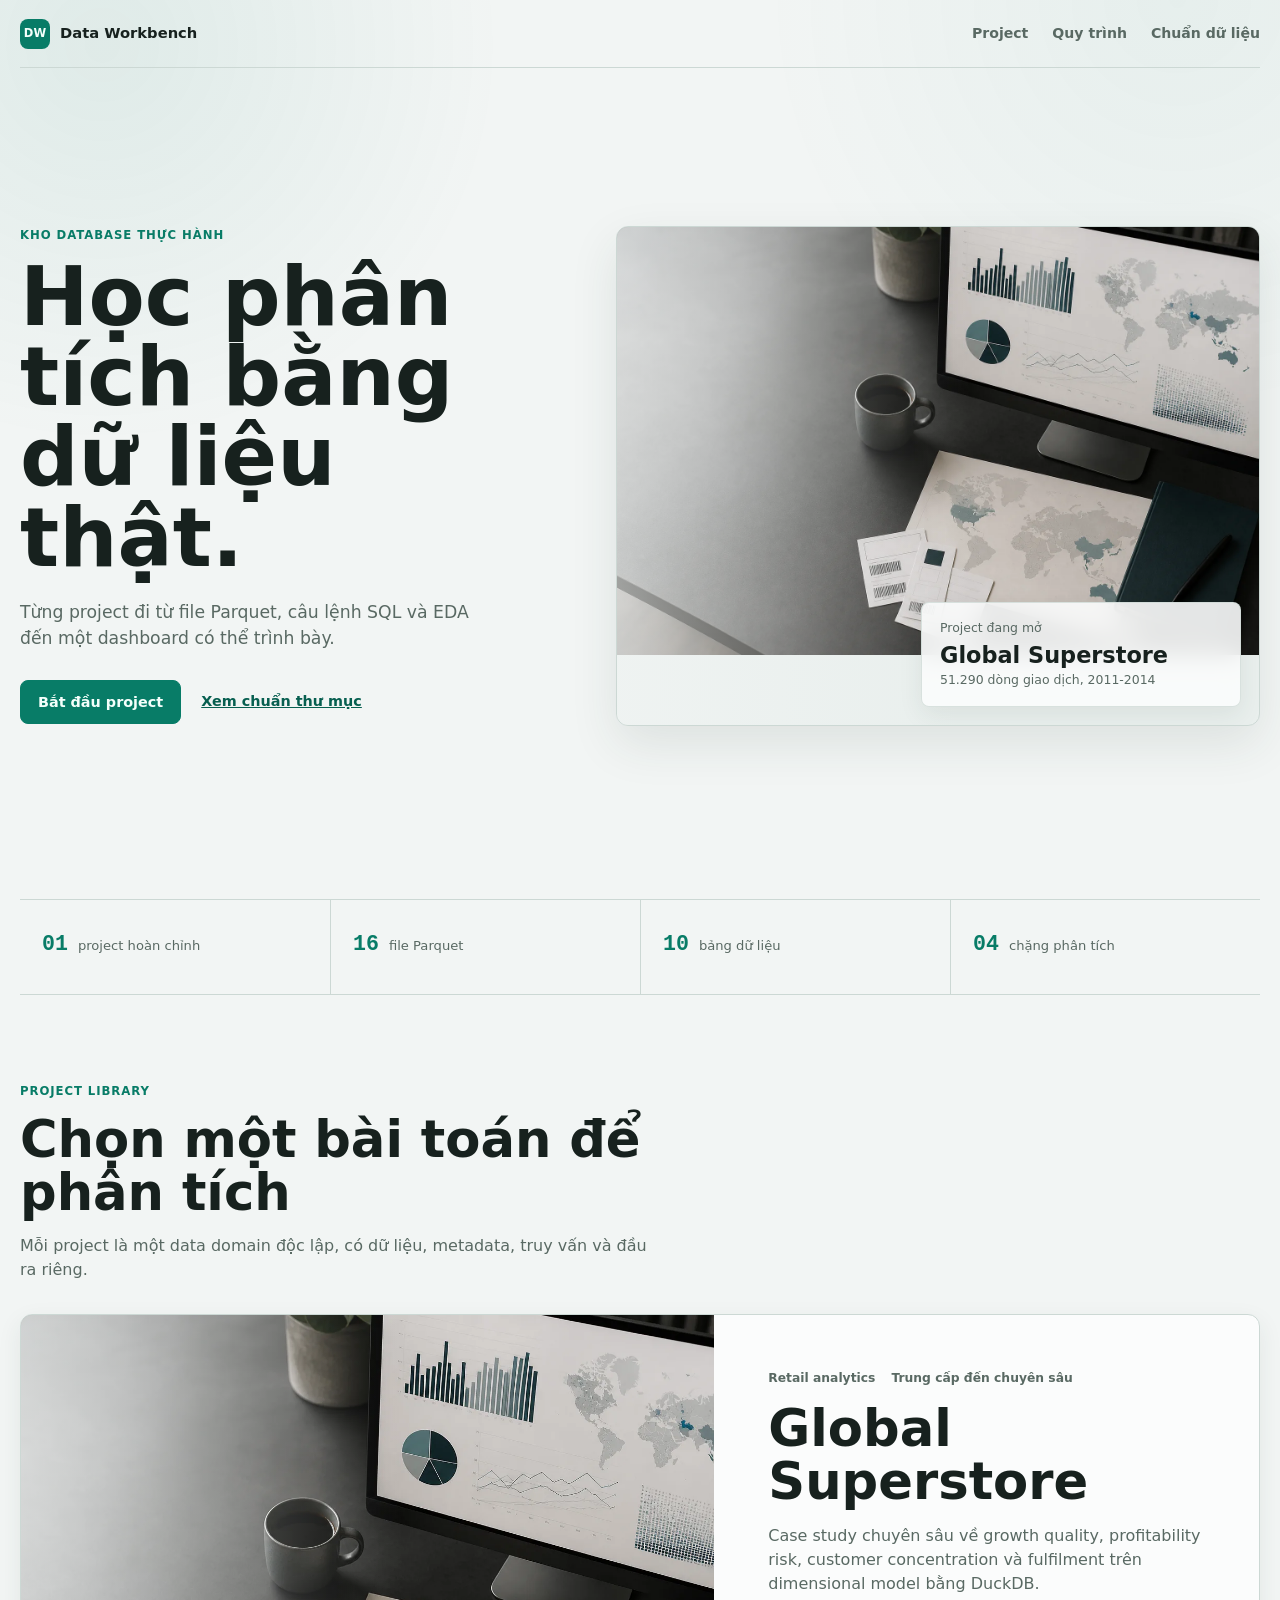
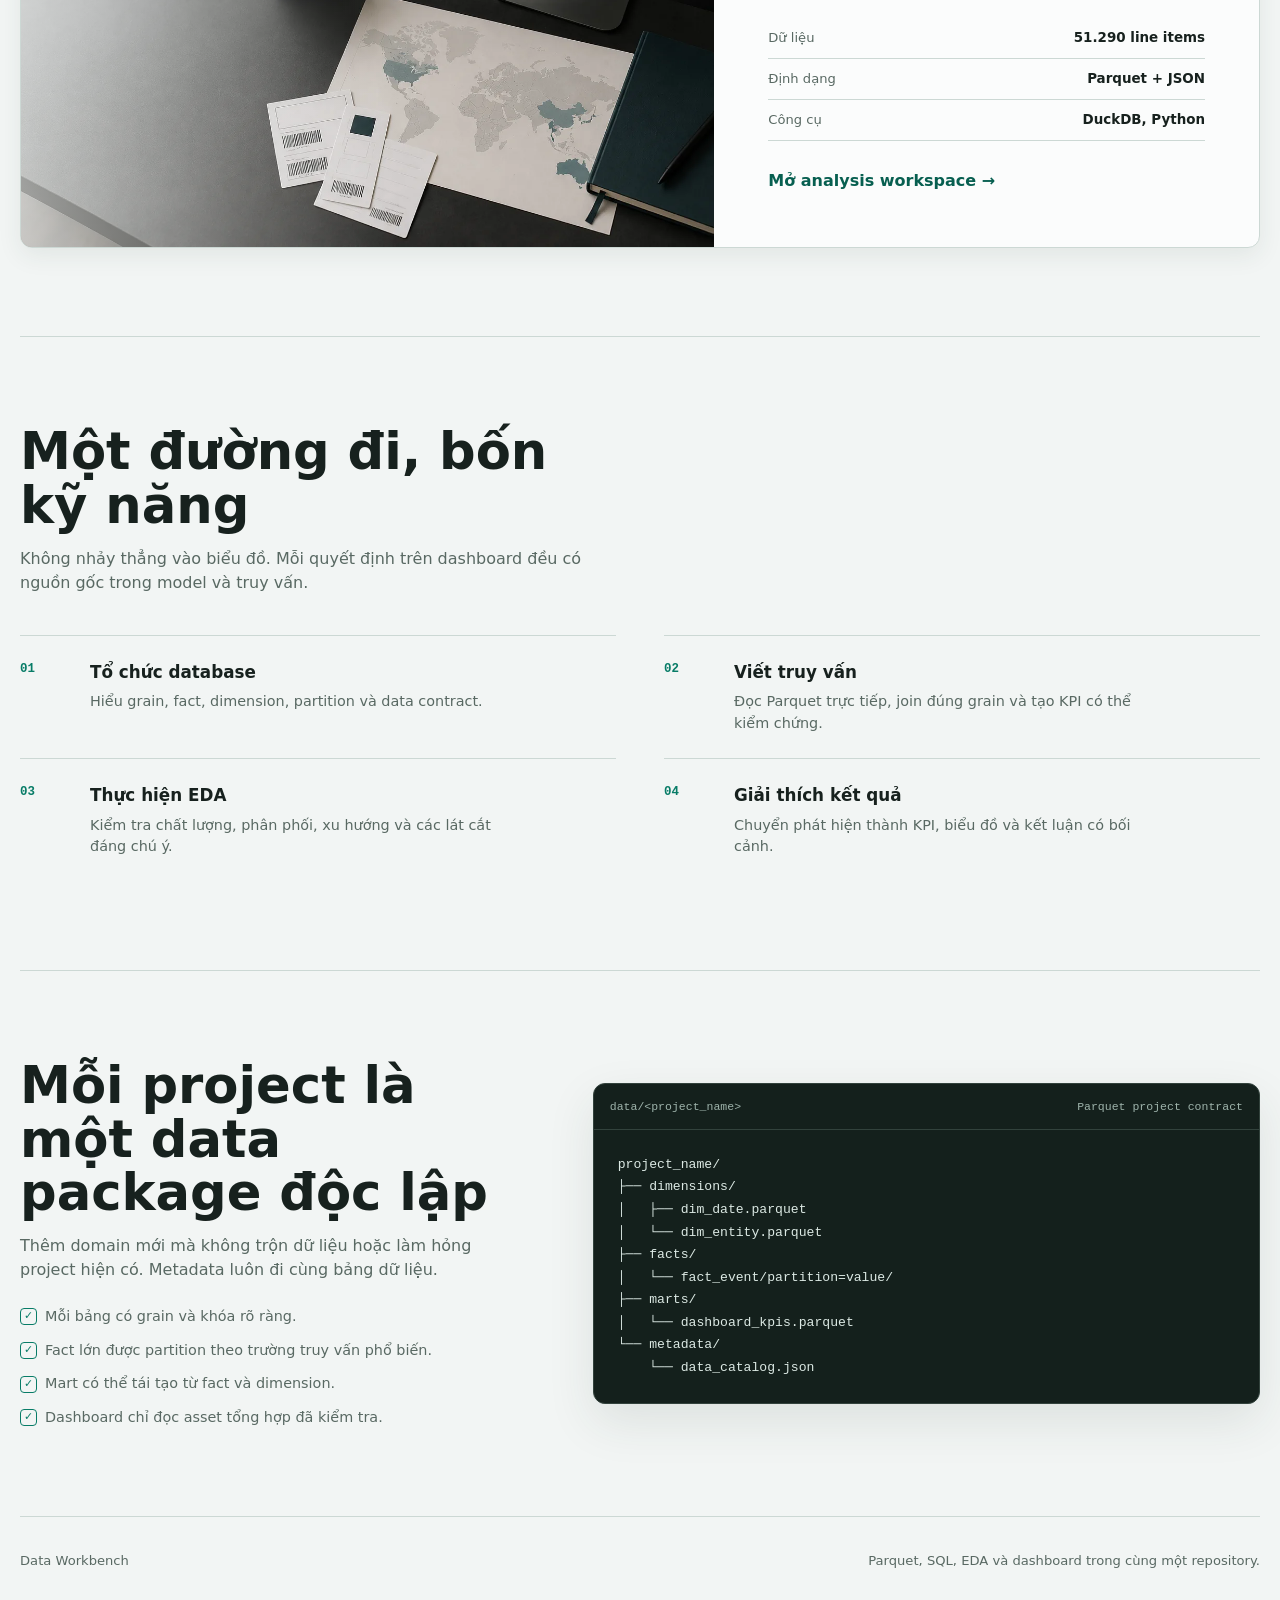
<file: docs/index.html>
<!doctype html>
<html lang="vi">
  <head>
    <meta charset="utf-8" />
    <meta name="viewport" content="width=device-width, initial-scale=1" />
    <meta
      name="description"
      content="Kho project phân tích dữ liệu mẫu với Parquet, SQL, quy trình EDA và dashboard hoàn chỉnh."
    />
    <title>Data Workbench | Kho project phân tích dữ liệu</title>
    <link rel="stylesheet" href="assets/site.css" />
  </head>
  <body class="library-page">
    <div class="site-shell">
      <header class="topbar">
        <a class="brand" href="./" aria-label="Data Workbench, trang chủ">
          <span class="brand-mark" aria-hidden="true">DW</span>
          <span>Data Workbench</span>
        </a>
        <button
          class="menu-button"
          type="button"
          aria-label="Mở điều hướng"
          aria-expanded="false"
          data-menu-button
        >
          Menu
        </button>
        <nav class="nav-links" aria-label="Điều hướng chính" data-menu>
          <a href="#projects">Project</a>
          <a href="#workflow">Quy trình</a>
          <a href="#standard">Chuẩn dữ liệu</a>
        </nav>
      </header>

      <main>
        <section class="home-hero" aria-labelledby="home-title">
          <div class="home-hero-copy">
            <p class="eyebrow">Kho database thực hành</p>
            <h1 id="home-title">Học phân tích bằng dữ liệu thật.</h1>
            <p>Từng project đi từ file Parquet, câu lệnh SQL và EDA đến một dashboard có thể trình bày.</p>
            <div class="hero-actions">
              <a class="button" href="global-superstore/">Bắt đầu project</a>
              <a class="text-link" href="#standard">Xem chuẩn thư mục</a>
            </div>
          </div>

          <div class="hero-visual">
            <img
              src="assets/images/superstore-hero.webp"
              alt="Bàn làm việc phân tích dữ liệu bán lẻ với biểu đồ và bản đồ thế giới"
              width="1536"
              height="1024"
              fetchpriority="high"
            />
            <div class="hero-fact">
              <span>Project đang mở</span>
              <strong>Global Superstore</strong>
              <small>51.290 dòng giao dịch, 2011-2014</small>
            </div>
          </div>
        </section>

        <section class="repository-stats" aria-label="Tổng quan repository">
          <div><strong>01</strong><span>project hoàn chỉnh</span></div>
          <div><strong>16</strong><span>file Parquet</span></div>
          <div><strong>10</strong><span>bảng dữ liệu</span></div>
          <div><strong>04</strong><span>chặng phân tích</span></div>
        </section>

        <section class="section project-library" id="projects" aria-labelledby="projects-title">
          <div class="section-heading">
            <p class="eyebrow">Project library</p>
            <h2 id="projects-title">Chọn một bài toán để phân tích</h2>
            <p>Mỗi project là một data domain độc lập, có dữ liệu, metadata, truy vấn và đầu ra riêng.</p>
          </div>

          <a class="featured-project" href="global-superstore/">
            <div class="project-visual">
              <img
                src="assets/images/superstore-hero.webp"
                alt="Không gian phân tích của project Global Superstore"
                width="1536"
                height="1024"
                loading="lazy"
              />
            </div>
            <div class="project-content">
              <div class="project-meta">
                <span>Retail analytics</span>
                <span>Trung cấp đến chuyên sâu</span>
              </div>
              <h3>Global Superstore</h3>
              <p>Case study chuyên sâu về growth quality, profitability risk, customer concentration và fulfilment trên dimensional model bằng DuckDB.</p>
              <dl class="project-facts">
                <div><dt>Dữ liệu</dt><dd>51.290 line items</dd></div>
                <div><dt>Định dạng</dt><dd>Parquet + JSON</dd></div>
                <div><dt>Công cụ</dt><dd>DuckDB, Python</dd></div>
              </dl>
              <span class="project-action">Mở analysis workspace <span aria-hidden="true">→</span></span>
            </div>
          </a>
        </section>

        <section class="workflow-section" id="workflow" aria-labelledby="workflow-title">
          <div class="section-heading compact">
            <h2 id="workflow-title">Một đường đi, bốn kỹ năng</h2>
            <p>Không nhảy thẳng vào biểu đồ. Mỗi quyết định trên dashboard đều có nguồn gốc trong model và truy vấn.</p>
          </div>
          <ol class="workflow-list">
            <li>
              <span class="workflow-number">01</span>
              <div><h3>Tổ chức database</h3><p>Hiểu grain, fact, dimension, partition và data contract.</p></div>
            </li>
            <li>
              <span class="workflow-number">02</span>
              <div><h3>Viết truy vấn</h3><p>Đọc Parquet trực tiếp, join đúng grain và tạo KPI có thể kiểm chứng.</p></div>
            </li>
            <li>
              <span class="workflow-number">03</span>
              <div><h3>Thực hiện EDA</h3><p>Kiểm tra chất lượng, phân phối, xu hướng và các lát cắt đáng chú ý.</p></div>
            </li>
            <li>
              <span class="workflow-number">04</span>
              <div><h3>Giải thích kết quả</h3><p>Chuyển phát hiện thành KPI, biểu đồ và kết luận có bối cảnh.</p></div>
            </li>
          </ol>
        </section>

        <section class="standard-section" id="standard" aria-labelledby="standard-title">
          <div class="standard-copy">
            <h2 id="standard-title">Mỗi project là một data package độc lập</h2>
            <p>Thêm domain mới mà không trộn dữ liệu hoặc làm hỏng project hiện có. Metadata luôn đi cùng bảng dữ liệu.</p>
            <ul class="check-list">
              <li>Mỗi bảng có grain và khóa rõ ràng.</li>
              <li>Fact lớn được partition theo trường truy vấn phổ biến.</li>
              <li>Mart có thể tái tạo từ fact và dimension.</li>
              <li>Dashboard chỉ đọc asset tổng hợp đã kiểm tra.</li>
            </ul>
          </div>
          <div class="code-window" aria-label="Cấu trúc một project dữ liệu">
            <div class="code-window-header"><span>data/&lt;project_name&gt;</span><span>Parquet project contract</span></div>
            <pre><code>project_name/
├── dimensions/
│   ├── dim_date.parquet
│   └── dim_entity.parquet
├── facts/
│   └── fact_event/partition=value/
├── marts/
│   └── dashboard_kpis.parquet
└── metadata/
    └── data_catalog.json</code></pre>
          </div>
        </section>
      </main>

      <footer class="site-footer">
        <span>Data Workbench</span>
        <span>Parquet, SQL, EDA và dashboard trong cùng một repository.</span>
      </footer>
    </div>
    <script src="assets/site.js"></script>
  </body>
</html>
</file>
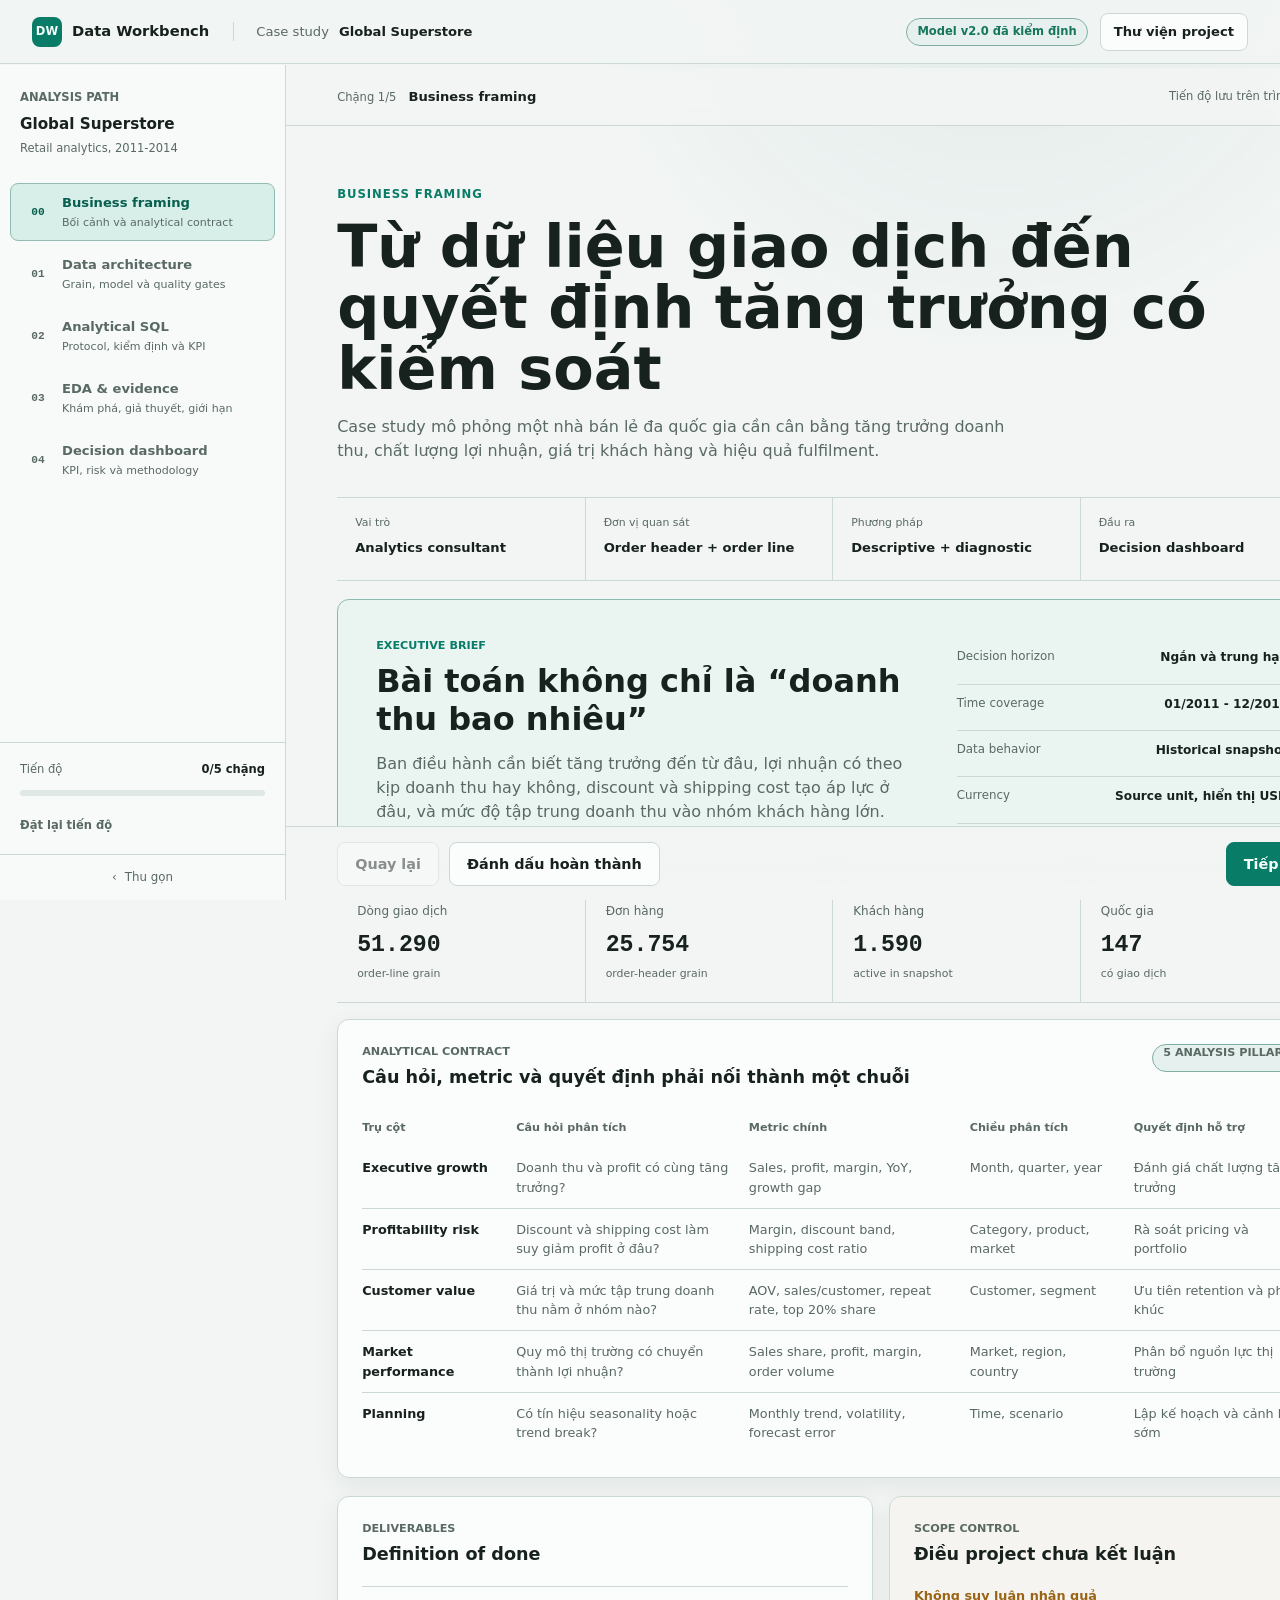
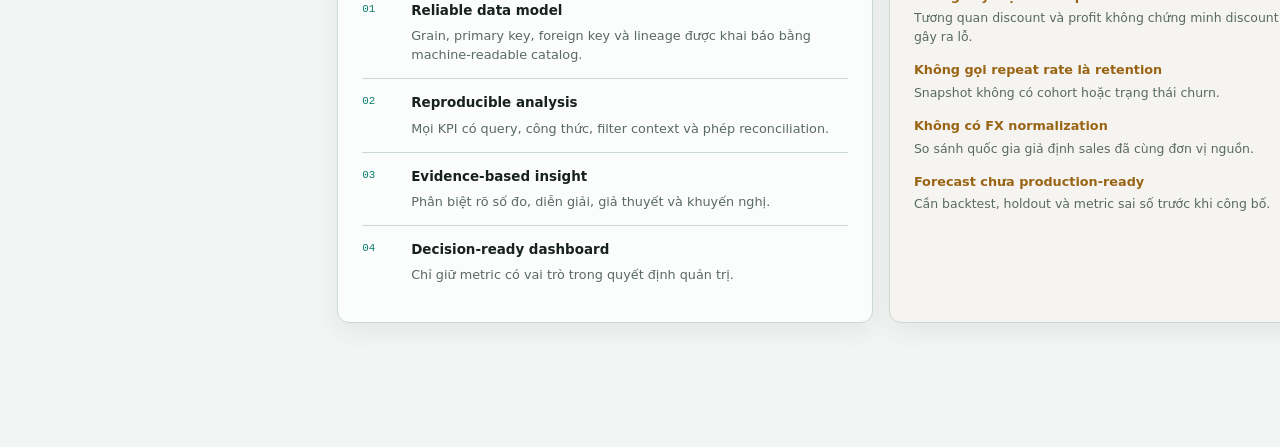
<file: docs/global-superstore/index.html>
<!doctype html>
<html lang="vi">
  <head>
    <meta charset="utf-8" />
    <meta name="viewport" content="width=device-width, initial-scale=1" />
    <meta
      name="description"
      content="Case study Global Superstore chuyên sâu: business context, dimensional modeling, data quality, DuckDB SQL, EDA và executive dashboard."
    />
    <title>Global Superstore | Professional analysis workspace</title>
    <link rel="stylesheet" href="../assets/site.css" />
  </head>
  <body class="workspace-page">
    <div class="workspace-shell" data-workspace>
      <header class="app-topbar">
        <a class="brand" href="../" aria-label="Data Workbench, trang project">
          <span class="brand-mark" aria-hidden="true">DW</span>
          <span>Data Workbench</span>
        </a>
        <div class="topbar-project">
          <span>Case study</span>
          <strong>Global Superstore</strong>
        </div>
        <div class="topbar-actions">
          <span class="dataset-status">Model v2.0 đã kiểm định</span>
          <a class="button secondary compact-button" href="../">Thư viện project</a>
        </div>
      </header>

      <main class="analysis-app">
        <aside class="workspace-sidebar" aria-label="Lộ trình phân tích">
          <div class="sidebar-project">
            <span class="sidebar-label">Analysis path</span>
            <strong class="nav-copy">Global Superstore</strong>
            <p class="nav-copy">Retail analytics, 2011-2014</p>
          </div>

          <nav class="lesson-nav" aria-label="Các chặng phân tích">
            <button class="lesson-nav-item" type="button" data-stage-target="overview" aria-current="step">
              <span class="lesson-index">00</span>
              <span class="nav-copy"><strong>Business framing</strong><small>Bối cảnh và analytical contract</small></span>
              <span class="lesson-state" aria-hidden="true"></span>
            </button>
            <button class="lesson-nav-item" type="button" data-stage-target="structure">
              <span class="lesson-index">01</span>
              <span class="nav-copy"><strong>Data architecture</strong><small>Grain, model và quality gates</small></span>
              <span class="lesson-state" aria-hidden="true"></span>
            </button>
            <button class="lesson-nav-item" type="button" data-stage-target="query">
              <span class="lesson-index">02</span>
              <span class="nav-copy"><strong>Analytical SQL</strong><small>Protocol, kiểm định và KPI</small></span>
              <span class="lesson-state" aria-hidden="true"></span>
            </button>
            <button class="lesson-nav-item" type="button" data-stage-target="eda">
              <span class="lesson-index">03</span>
              <span class="nav-copy"><strong>EDA & evidence</strong><small>Khám phá, giả thuyết, giới hạn</small></span>
              <span class="lesson-state" aria-hidden="true"></span>
            </button>
            <button class="lesson-nav-item" type="button" data-stage-target="dashboard">
              <span class="lesson-index">04</span>
              <span class="nav-copy"><strong>Decision dashboard</strong><small>KPI, risk và methodology</small></span>
              <span class="lesson-state" aria-hidden="true"></span>
            </button>
          </nav>

          <div class="sidebar-progress">
            <div class="sidebar-progress-copy">
              <span>Tiến độ</span>
              <strong data-progress-label>0/5 chặng</strong>
            </div>
            <progress value="0" max="5" data-progress aria-label="Tiến độ hoàn thành project"></progress>
            <button class="text-button nav-copy" type="button" data-reset-progress>Đặt lại tiến độ</button>
          </div>

          <button class="sidebar-toggle" type="button" data-sidebar-toggle aria-label="Thu gọn thanh điều hướng">
            <span aria-hidden="true">‹</span><span class="nav-copy">Thu gọn</span>
          </button>
        </aside>

        <div class="lesson-workspace">
          <div class="lesson-toolbar">
            <div>
              <span data-stage-position>Chặng 1/5</span>
              <strong data-stage-title>Business framing</strong>
            </div>
            <span class="toolbar-save-state" data-save-state>Tiến độ lưu trên trình duyệt</span>
          </div>

          <div class="lesson-content" aria-live="polite">
            <section class="lesson-stage" data-stage="overview" aria-labelledby="overview-title">
              <header class="lesson-header wide-header">
                <p class="lesson-kicker">Business framing</p>
                <h1 id="overview-title">Từ dữ liệu giao dịch đến quyết định tăng trưởng có kiểm soát</h1>
                <p>Case study mô phỏng một nhà bán lẻ đa quốc gia cần cân bằng tăng trưởng doanh thu, chất lượng lợi nhuận, giá trị khách hàng và hiệu quả fulfilment.</p>
              </header>

              <div class="stage-summary" aria-label="Tóm tắt phương pháp">
                <div><span>Vai trò</span><strong>Analytics consultant</strong></div>
                <div><span>Đơn vị quan sát</span><strong>Order header + order line</strong></div>
                <div><span>Phương pháp</span><strong>Descriptive + diagnostic</strong></div>
                <div><span>Đầu ra</span><strong>Decision dashboard</strong></div>
              </div>

              <section class="executive-brief" aria-labelledby="brief-title">
                <div class="brief-main">
                  <span class="section-label">Executive brief</span>
                  <h2 id="brief-title">Bài toán không chỉ là “doanh thu bao nhiêu”</h2>
                  <p>Ban điều hành cần biết tăng trưởng đến từ đâu, lợi nhuận có theo kịp doanh thu hay không, discount và shipping cost tạo áp lực ở đâu, và mức độ tập trung doanh thu vào nhóm khách hàng lớn.</p>
                </div>
                <dl class="brief-constraints">
                  <div><dt>Decision horizon</dt><dd>Ngắn và trung hạn</dd></div>
                  <div><dt>Time coverage</dt><dd>01/2011 - 12/2014</dd></div>
                  <div><dt>Data behavior</dt><dd>Historical snapshot</dd></div>
                  <div><dt>Currency</dt><dd>Source unit, hiển thị USD</dd></div>
                </dl>
              </section>

              <div class="overview-metrics" aria-label="Phạm vi dữ liệu">
                <div><span>Dòng giao dịch</span><strong id="overview-lines">51.290</strong><small>order-line grain</small></div>
                <div><span>Đơn hàng</span><strong id="overview-orders">25.754</strong><small>order-header grain</small></div>
                <div><span>Khách hàng</span><strong id="overview-customers">1.590</strong><small>active in snapshot</small></div>
                <div><span>Quốc gia</span><strong id="overview-countries">147</strong><small>có giao dịch</small></div>
              </div>

              <section class="content-panel analytical-contract" aria-labelledby="contract-title">
                <div class="panel-heading horizontal">
                  <div><span>Analytical contract</span><h2 id="contract-title">Câu hỏi, metric và quyết định phải nối thành một chuỗi</h2></div>
                  <span class="status-badge">5 analysis pillars</span>
                </div>
                <div class="table-wrap">
                  <table class="data-table contract-table">
                    <thead>
                      <tr><th>Trụ cột</th><th>Câu hỏi phân tích</th><th>Metric chính</th><th>Chiều phân tích</th><th>Quyết định hỗ trợ</th></tr>
                    </thead>
                    <tbody>
                      <tr><td><strong>Executive growth</strong></td><td>Doanh thu và profit có cùng tăng trưởng?</td><td>Sales, profit, margin, YoY, growth gap</td><td>Month, quarter, year</td><td>Đánh giá chất lượng tăng trưởng</td></tr>
                      <tr><td><strong>Profitability risk</strong></td><td>Discount và shipping cost làm suy giảm profit ở đâu?</td><td>Margin, discount band, shipping cost ratio</td><td>Category, product, market</td><td>Rà soát pricing và portfolio</td></tr>
                      <tr><td><strong>Customer value</strong></td><td>Giá trị và mức tập trung doanh thu nằm ở nhóm nào?</td><td>AOV, sales/customer, repeat rate, top 20% share</td><td>Customer, segment</td><td>Ưu tiên retention và phân khúc</td></tr>
                      <tr><td><strong>Market performance</strong></td><td>Quy mô thị trường có chuyển thành lợi nhuận?</td><td>Sales share, profit, margin, order volume</td><td>Market, region, country</td><td>Phân bổ nguồn lực thị trường</td></tr>
                      <tr><td><strong>Planning</strong></td><td>Có tín hiệu seasonality hoặc trend break?</td><td>Monthly trend, volatility, forecast error</td><td>Time, scenario</td><td>Lập kế hoạch và cảnh báo sớm</td></tr>
                    </tbody>
                  </table>
                </div>
              </section>

              <div class="content-split decision-layout">
                <section class="content-panel" aria-labelledby="deliverables-title">
                  <div class="panel-heading"><span>Deliverables</span><h2 id="deliverables-title">Definition of done</h2></div>
                  <ol class="deliverable-list">
                    <li><span>01</span><div><strong>Reliable data model</strong><p>Grain, primary key, foreign key và lineage được khai báo bằng machine-readable catalog.</p></div></li>
                    <li><span>02</span><div><strong>Reproducible analysis</strong><p>Mọi KPI có query, công thức, filter context và phép reconciliation.</p></div></li>
                    <li><span>03</span><div><strong>Evidence-based insight</strong><p>Phân biệt rõ số đo, diễn giải, giả thuyết và khuyến nghị.</p></div></li>
                    <li><span>04</span><div><strong>Decision-ready dashboard</strong><p>Chỉ giữ metric có vai trò trong quyết định quản trị.</p></div></li>
                  </ol>
                </section>

                <aside class="content-panel scope-panel" aria-labelledby="scope-title">
                  <div class="panel-heading"><span>Scope control</span><h2 id="scope-title">Điều project chưa kết luận</h2></div>
                  <ul class="caveat-list">
                    <li><strong>Không suy luận nhân quả</strong><span>Tương quan discount và profit không chứng minh discount gây ra lỗ.</span></li>
                    <li><strong>Không gọi repeat rate là retention</strong><span>Snapshot không có cohort hoặc trạng thái churn.</span></li>
                    <li><strong>Không có FX normalization</strong><span>So sánh quốc gia giả định sales đã cùng đơn vị nguồn.</span></li>
                    <li><strong>Forecast chưa production-ready</strong><span>Cần backtest, holdout và metric sai số trước khi công bố.</span></li>
                  </ul>
                </aside>
              </div>
            </section>

            <section class="lesson-stage" data-stage="structure" aria-labelledby="structure-title" hidden>
              <header class="lesson-header wide-header">
                <p class="lesson-kicker">Data architecture</p>
                <h1 id="structure-title">Thiết kế grain trước, tối ưu storage sau</h1>
                <p>Mô hình hiện hành tách order header khỏi order line để measure vận hành và measure sản phẩm không bị đếm lặp. Parquet là source of truth, không phụ thuộc database server.</p>
              </header>

              <section class="architecture-pipeline" aria-label="Luồng dữ liệu">
                <div><span>Source</span><strong>CSV snapshot</strong><small>51.290 source rows</small></div>
                <b aria-hidden="true">→</b>
                <div><span>Conformed</span><strong>6 dimensions</strong><small>stable analytical keys</small></div>
                <b aria-hidden="true">→</b>
                <div><span>Events</span><strong>2 fact grains</strong><small>header and line</small></div>
                <b aria-hidden="true">→</b>
                <div><span>Serving</span><strong>2 KPI marts</strong><small>dashboard aggregates</small></div>
              </section>

              <section class="grain-comparison" aria-labelledby="grain-title">
                <div class="section-intro">
                  <span class="section-label">Fact grain</span>
                  <h2 id="grain-title">Một business event, hai cấp độ quan sát</h2>
                  <p>Nguyên tắc: measure chỉ được tổng hợp trên fact có grain phù hợp.</p>
                </div>
                <div class="grain-grid">
                  <article>
                    <span class="grain-code">fact_order</span>
                    <strong>1 dòng = 1 order header duy nhất</strong>
                    <p>Dùng cho order count, customer, order date, ship date, ship days, ship mode và priority.</p>
                    <dl><div><dt>Primary key</dt><dd>order_key</dd></div><div><dt>Rows</dt><dd id="model-order-rows">25.754</dd></div><div><dt>Partition</dt><dd>order_year</dd></div></dl>
                  </article>
                  <article>
                    <span class="grain-code">fact_order_line</span>
                    <strong>1 dòng = 1 sản phẩm trong đơn</strong>
                    <p>Dùng cho sales, quantity, discount, profit, shipping cost và product mix.</p>
                    <dl><div><dt>Primary key</dt><dd>line_item_key</dd></div><div><dt>Rows</dt><dd id="model-line-rows">51.290</dd></div><div><dt>Partition</dt><dd>order_year</dd></div></dl>
                  </article>
                </div>
                <div class="grain-rule"><strong>Anti-double-counting rule</strong><span>Khi query từ fact_order_line, số đơn phải là <code>COUNT(DISTINCT order_key)</code>. Không dùng <code>COUNT(*)</code> để đại diện order volume.</span></div>
              </section>

              <section class="content-panel model-panel" aria-labelledby="model-title">
                <div class="panel-heading horizontal">
                  <div><span>Dimensional model</span><h2 id="model-title">Relationship map và role-playing date</h2></div>
                  <span class="status-badge">8 many-to-one contracts</span>
                </div>
                <figure class="model-explorer" data-model-explorer data-active-node="fact-order">
                  <figcaption class="model-explorer-caption">
                    <span>Interactive ERD</span>
                    <p>Chọn một bảng để xem grain, key và các quan hệ trực tiếp. Đường nối thể hiện hướng join từ foreign key tới primary key.</p>
                  </figcaption>
                  <div class="model-explorer-tools">
                    <span class="model-legend"><i class="legend-dimension"></i> Dimension <i class="legend-fact"></i> Fact <i class="legend-mart"></i> Mart</span>
                    <button type="button" class="model-reset-button" data-model-reset>Focus fact_order</button>
                  </div>
                  <div class="model-graph" role="group" aria-label="Sơ đồ quan hệ các bảng Global Superstore">
                    <svg class="model-links" viewBox="0 0 1000 620" preserveAspectRatio="none" aria-hidden="true">
                      <defs><marker id="erd-arrow" markerWidth="7" markerHeight="7" refX="5" refY="3.5" orient="auto"><path d="M0,0 L7,3.5 L0,7 Z"></path></marker></defs>
                      <path class="model-link" data-model-link="dim-date fact-order" d="M500 106 C500 160 500 178 500 226"></path>
                      <path class="model-link" data-model-link="dim-customer fact-order" d="M268 200 C312 200 330 240 380 258"></path>
                      <path class="model-link" data-model-link="dim-geography fact-order" d="M268 307 C314 307 335 305 380 302"></path>
                      <path class="model-link" data-model-link="dim-ship-mode fact-order" d="M268 414 C316 414 334 360 380 334"></path>
                      <path class="model-link" data-model-link="dim-priority fact-order" d="M268 521 C318 521 340 394 380 346"></path>
                      <path class="model-link" data-model-link="fact-order fact-order-line" d="M500 364 L500 426"></path>
                      <path class="model-link" data-model-link="dim-product fact-order-line" d="M734 498 C690 498 664 498 620 498"></path>
                      <path class="model-link" data-model-link="fact-order-line marts" d="M620 452 C685 416 700 302 734 265"></path>
                    </svg>
                    <button type="button" class="erd-node erd-node--date" data-model-node="dim-date" aria-pressed="false"><span>Dimension</span><strong>dim_date</strong><small>2 date roles</small></button>
                    <button type="button" class="erd-node erd-node--customer" data-model-node="dim-customer" aria-pressed="false"><span>Dimension</span><strong>dim_customer</strong><small>customer_key</small></button>
                    <button type="button" class="erd-node erd-node--geography" data-model-node="dim-geography" aria-pressed="false"><span>Dimension</span><strong>dim_geography</strong><small>geography_key</small></button>
                    <button type="button" class="erd-node erd-node--ship" data-model-node="dim-ship-mode" aria-pressed="false"><span>Dimension</span><strong>dim_ship_mode</strong><small>ship_mode_key</small></button>
                    <button type="button" class="erd-node erd-node--priority" data-model-node="dim-priority" aria-pressed="false"><span>Dimension</span><strong>dim_order_priority</strong><small>order_priority_key</small></button>
                    <button type="button" class="erd-node erd-node--order" data-model-node="fact-order" aria-pressed="true"><span>Fact table</span><strong>fact_order</strong><small>1 row = order header</small></button>
                    <button type="button" class="erd-node erd-node--line" data-model-node="fact-order-line" aria-pressed="false"><span>Fact table</span><strong>fact_order_line</strong><small>1 row = product line</small></button>
                    <button type="button" class="erd-node erd-node--product" data-model-node="dim-product" aria-pressed="false"><span>Dimension</span><strong>dim_product</strong><small>product_key</small></button>
                    <button type="button" class="erd-node erd-node--marts" data-model-node="marts" aria-pressed="false"><span>Serving mart</span><strong>monthly_sales_kpis</strong><small>country_sales_kpis</small></button>
                  </div>
                  <section class="model-inspector" aria-live="polite" aria-labelledby="model-inspector-title">
                    <div><span data-model-inspector-kind>Fact table</span><h3 id="model-inspector-title" data-model-inspector-title>fact_order</h3></div>
                    <p data-model-inspector-copy>Đại diện một order header duy nhất và là điểm nối giữa customer, geography, shipping, priority cùng hai vai trò date.</p>
                    <dl>
                      <div><dt>Grain</dt><dd data-model-inspector-grain>1 row = 1 order header</dd></div>
                      <div><dt>Primary key</dt><dd data-model-inspector-key>order_key</dd></div>
                      <div><dt>Relations</dt><dd data-model-inspector-relations>6 incoming, 1 outgoing</dd></div>
                    </dl>
                  </section>
                </figure>
              </section>

              <section class="content-panel modeling-decisions" aria-labelledby="decisions-title">
                <div class="panel-heading"><span>Modeling decision log</span><h2 id="decisions-title">Các quyết định có thể bảo vệ trong design review</h2></div>
                <div class="decision-table">
                  <div class="decision-row decision-head"><span>Vấn đề nguồn</span><span>Quyết định triển khai</span><span>Lý do và trade-off</span></div>
                  <div class="decision-row"><strong>Order ID không duy nhất toàn cục</strong><p>Tạo <code>order_key</code> deterministic từ toàn bộ natural grain của order header.</p><p>Join ổn định và tái tạo được; business ID vẫn được giữ làm attribute.</p></div>
                  <div class="decision-row"><strong>Product ID thay đổi mô tả</strong><p>Tạo <code>product_key</code> từ Product ID cùng category, sub-category và product name.</p><p>Không ép một mô tả tùy ý thành “đúng”; đổi lại một Product ID có thể ánh xạ nhiều analytical member.</p></div>
                  <div class="decision-row"><strong>Geography không có natural key ổn định</strong><p>Hash đầy đủ market, region, country, state, city và postal code.</p><p>Loại join bằng free text trong fact; cần governance nếu geography thay đổi theo thời gian.</p></div>
                  <div class="decision-row"><strong>Encoding và date format không mặc định</strong><p>Đọc CSV bằng Windows-1252 và parse date với format <code>%d-%m-%Y</code>, lỗi thì dừng build.</p><p>Transformation tường minh và audit được; tránh phụ thuộc locale của môi trường chạy.</p></div>
                  <div class="decision-row"><strong>Date có hai vai trò</strong><p>Dùng một <code>dim_date</code>, join bằng order_date_key hoặc ship_date_key theo ngữ cảnh.</p><p>Tránh duplicate date dimension nhưng query phải đặt alias rõ ràng.</p></div>
                  <div class="decision-row"><strong>Fact cần scan theo năm</strong><p>Hive partition cả hai fact bằng <code>order_year</code>; field nằm ở directory.</p><p>Partition pruning tốt hơn, không lặp giá trị năm trong mỗi row Parquet.</p></div>
                </div>
              </section>

              <section class="content-panel table-catalog" aria-labelledby="catalog-title">
                <div class="panel-heading horizontal">
                  <div><span>Data catalog</span><h2 id="catalog-title">Logical datasets và business grain</h2></div>
                  <span class="status-badge">10 datasets, 16 files</span>
                </div>
                <div class="table-wrap">
                  <table class="data-table catalog-table professional-table">
                    <thead><tr><th>Dataset</th><th>Layer</th><th>Grain</th><th>Key / partition</th><th>Analytical use</th></tr></thead>
                    <tbody>
                      <tr><td><code>dim_date</code></td><td>Dimension</td><td>1 calendar date</td><td>date_key</td><td>Time intelligence, hai date role</td></tr>
                      <tr><td><code>dim_customer</code></td><td>Dimension</td><td>1 source customer</td><td>customer_key</td><td>Customer và segment analysis</td></tr>
                      <tr><td><code>dim_product</code></td><td>Dimension</td><td>1 distinct product attribute set</td><td>product_key</td><td>Category, sub-category, product</td></tr>
                      <tr><td><code>dim_geography</code></td><td>Dimension</td><td>1 full geography combination</td><td>geography_key</td><td>Market, region, country drill-down</td></tr>
                      <tr><td><code>dim_ship_mode</code></td><td>Dimension</td><td>1 shipping mode</td><td>ship_mode_key</td><td>Fulfilment comparison</td></tr>
                      <tr><td><code>dim_order_priority</code></td><td>Dimension</td><td>1 priority label</td><td>order_priority_key</td><td>Service-level segmentation</td></tr>
                      <tr><td><code>fact_order</code></td><td>Fact</td><td>1 order header</td><td>order_key / order_year</td><td>Order, customer, delivery metrics</td></tr>
                      <tr><td><code>fact_order_line</code></td><td>Fact</td><td>1 source row</td><td>line_item_key / order_year</td><td>Financial và product metrics</td></tr>
                      <tr><td><code>monthly_sales_kpis</code></td><td>Mart</td><td>1 order month</td><td>month_start</td><td>Trend dashboard</td></tr>
                      <tr><td><code>country_sales_kpis</code></td><td>Mart</td><td>1 country</td><td>country</td><td>Geography dashboard</td></tr>
                    </tbody>
                  </table>
                </div>
              </section>

              <section class="content-panel quality-panel" aria-labelledby="quality-title">
                <div class="panel-heading horizontal"><div><span>Data quality framework</span><h2 id="quality-title">Quality gates chạy trước mọi phân tích</h2></div><span class="quality-status">Validation passed</span></div>
                <div class="quality-metrics">
                  <div><span>Primary keys</span><strong id="quality-primary">Đang kiểm tra</strong></div>
                  <div><span>Referential integrity</span><strong id="quality-foreign">Đang kiểm tra</strong></div>
                  <div><span>Domain rules</span><strong id="quality-domain">Đang kiểm tra</strong></div>
                  <div><span>Temporal rules</span><strong id="quality-temporal">Đang kiểm tra</strong></div>
                </div>
                <div class="quality-rule-grid">
                  <div><strong>Completeness</strong><span>Measure bắt buộc không null; source rows khớp fact line.</span></div>
                  <div><strong>Uniqueness</strong><span>Primary key của 6 dimension và 2 fact là duy nhất.</span></div>
                  <div><strong>Validity</strong><span>Quantity &gt; 0, sales ≥ 0, discount trong [0, 1].</span></div>
                  <div><strong>Consistency</strong><span>Không có orphan key; order date không sau ship date.</span></div>
                  <div><strong>Reconciliation</strong><span>Monthly và country marts khớp phép tổng hợp từ facts.</span></div>
                  <div><strong>Auditability</strong><span>Catalog ghi schema, compression, file rows và lineage.</span></div>
                </div>
                <div class="command-row"><code>python scripts/validate_model.py</code><button type="button" class="copy-button" data-copy-text="python scripts/validate_model.py">Sao chép</button></div>
              </section>

              <section class="method-note" aria-labelledby="limitations-title">
                <div><span>Model limitations</span><h2 id="limitations-title">Giới hạn phải được giữ cùng dataset</h2></div>
                <ul>
                  <li>Snapshot lịch sử, chưa có incremental load hoặc late-arriving facts.</li>
                  <li>Chưa triển khai Slowly Changing Dimension và effective dating.</li>
                  <li>Chưa chuẩn hóa tỷ giá theo country và order date.</li>
                  <li><code>profit</code> là measure từ source, không mặc định tương đương lợi nhuận kế toán sau thuế.</li>
                </ul>
              </section>
            </section>

            <section class="lesson-stage" data-stage="query" aria-labelledby="query-title" hidden>
              <header class="lesson-header wide-header">
                <p class="lesson-kicker">Analytical SQL</p>
                <h1 id="query-title">Query phải đúng grain, có denominator và tự kiểm chứng</h1>
                <p>DuckDB đọc Parquet trực tiếp. Mỗi analysis query đi qua bốn lớp: register views, validate contract, compute metric và reconcile output.</p>
              </header>

              <section class="query-protocol" aria-labelledby="protocol-title">
                <div class="section-intro"><span class="section-label">Query protocol</span><h2 id="protocol-title">Quy trình phân tích tái lập</h2></div>
                <ol>
                  <li><span>01</span><strong>Register</strong><p>Tạo logical view, bật Hive partitioning và đặt alias có ngữ nghĩa.</p></li>
                  <li><span>02</span><strong>Validate</strong><p>Kiểm row count, uniqueness, orphan key và phạm vi date trước khi aggregate.</p></li>
                  <li><span>03</span><strong>Compute</strong><p>Khai báo numerator, denominator, filter context và grain của kết quả.</p></li>
                  <li><span>04</span><strong>Reconcile</strong><p>Đối chiếu subtotal với control total; document mọi exclusion.</p></li>
                </ol>
              </section>

              <section class="setup-strip" aria-labelledby="setup-title">
                <div><span>Environment</span><h2 id="setup-title">Chạy từ repository root</h2><p>Không cần PostgreSQL hoặc data warehouse server.</p></div>
                <div class="setup-commands">
                  <div class="command-row"><code>pip install duckdb</code><button type="button" class="copy-button" data-copy-text="pip install duckdb">Sao chép</button></div>
                  <div class="command-row"><code>duckdb</code><button type="button" class="copy-button" data-copy-text="duckdb">Sao chép</button></div>
                  <div class="command-row"><code>.read sql/demo_analysis.sql</code><button type="button" class="copy-button" data-copy-text=".read sql/demo_analysis.sql">Sao chép</button></div>
                </div>
              </section>

              <section class="query-block" aria-labelledby="scan-title">
                <div class="query-explanation">
                  <span>Register views</span>
                  <h2 id="scan-title">Đọc fact từ Hive partitions</h2>
                  <p><code>hive_partitioning = true</code> khôi phục <code>order_year</code> từ directory. Filter theo năm có thể loại partition trước khi scan row groups.</p>
                  <div class="query-contract"><strong>Output grain</strong><span>View giữ nguyên source fact grain.</span><strong>Control</strong><span>51.290 line items, 2011-2014.</span></div>
                </div>
                <div class="code-window query-code">
                  <div class="code-window-header"><span>01_register_views.sql</span><button type="button" class="copy-button inverse" data-copy-target="sql-scan">Sao chép</button></div>
                  <pre><code id="sql-scan">CREATE OR REPLACE VIEW fact_order_line AS
SELECT *
FROM read_parquet(
  'data/global_superstore/facts/fact_order_line/**/*.parquet',
  hive_partitioning = true
);

SELECT
  order_year,
  COUNT(*) AS line_items,
  ROUND(SUM(sales), 2) AS control_sales,
  ROUND(SUM(profit), 2) AS control_profit
FROM fact_order_line
GROUP BY order_year
ORDER BY order_year;</code></pre>
                </div>
              </section>

              <section class="query-block reverse" aria-labelledby="quality-query-title">
                <div class="query-explanation">
                  <span>Quality assertion</span>
                  <h2 id="quality-query-title">Chứng minh join không làm mất dòng</h2>
                  <p>Anti-join đo orphan key. Kết quả mong đợi là 0; nếu lớn hơn 0, dừng analysis và xử lý model.</p>
                  <div class="query-contract"><strong>Test type</strong><span>Referential integrity</span><strong>Expected</strong><span>orphan_products = 0</span></div>
                </div>
                <div class="code-window query-code">
                  <div class="code-window-header"><span>02_quality_assertion.sql</span><button type="button" class="copy-button inverse" data-copy-target="sql-quality">Sao chép</button></div>
                  <pre><code id="sql-quality">SELECT COUNT(*) AS orphan_products
FROM fact_order_line AS line
LEFT JOIN dim_product AS product
  USING (product_key)
WHERE product.product_key IS NULL;

SELECT
  COUNT(*) AS line_items,
  COUNT(DISTINCT line_item_key) AS unique_lines,
  COUNT(DISTINCT order_key) AS orders
FROM fact_order_line;</code></pre>
                </div>
              </section>

              <section class="query-block" aria-labelledby="analysis-query-title">
                <div class="query-explanation">
                  <span>Executive KPI</span>
                  <h2 id="analysis-query-title">Growth và profitability theo category</h2>
                  <p>Fact line cung cấp measure tài chính; fact order cung cấp order date; dim product cung cấp analytical hierarchy.</p>
                  <div class="grain-warning"><strong>Denominator rule</strong><span>Profit margin = SUM(profit) / SUM(sales). Không lấy trung bình margin từng dòng.</span></div>
                </div>
                <div class="code-window query-code">
                  <div class="code-window-header"><span>03_category_performance.sql</span><button type="button" class="copy-button inverse" data-copy-target="sql-analysis">Sao chép</button></div>
                  <pre><code id="sql-analysis">SELECT
  date.year_month,
  product.category,
  COUNT(DISTINCT ord.order_key) AS orders,
  ROUND(SUM(line.sales), 2) AS sales,
  ROUND(SUM(line.profit), 2) AS profit,
  ROUND(
    SUM(line.profit)
    / NULLIF(SUM(line.sales), 0) * 100,
    2
  ) AS profit_margin_pct
FROM fact_order_line AS line
JOIN fact_order AS ord USING (order_key)
JOIN dim_date AS date
  ON date.date_key = ord.order_date_key
JOIN dim_product AS product USING (product_key)
WHERE ord.order_year = 2014
GROUP BY date.year_month, product.category
ORDER BY date.year_month, sales DESC;</code></pre>
                </div>
              </section>

              <section class="query-block reverse" aria-labelledby="risk-query-title">
                <div class="query-explanation">
                  <span>Diagnostic query</span>
                  <h2 id="risk-query-title">Định lượng discount risk theo band</h2>
                  <p>Bucket giúp quan sát mối liên hệ phi tuyến giữa discount và margin. Đây là association, chưa phải causal effect.</p>
                  <div class="query-contract"><strong>Output grain</strong><span>1 row / discount band</span><strong>Decision</strong><span>Xác định band cần drill-down theo product và market.</span></div>
                </div>
                <div class="code-window query-code">
                  <div class="code-window-header"><span>04_discount_risk.sql</span><button type="button" class="copy-button inverse" data-copy-target="sql-risk">Sao chép</button></div>
                  <pre><code id="sql-risk">WITH banded AS (
  SELECT
    CASE
      WHEN discount = 0 THEN '0%'
      WHEN discount &lt;= 0.10 THEN '0-10%'
      WHEN discount &lt;= 0.20 THEN '10-20%'
      WHEN discount &lt;= 0.30 THEN '20-30%'
      ELSE 'Trên 30%'
    END AS discount_band,
    sales,
    profit
  FROM fact_order_line
)
SELECT
  discount_band,
  COUNT(*) AS line_items,
  ROUND(SUM(sales), 2) AS sales,
  ROUND(SUM(profit), 2) AS profit,
  ROUND(SUM(profit) / SUM(sales) * 100, 2)
    AS profit_margin_pct
FROM banded
GROUP BY discount_band
ORDER BY MIN(
  CASE discount_band
    WHEN '0%' THEN 1 WHEN '0-10%' THEN 2
    WHEN '10-20%' THEN 3 WHEN '20-30%' THEN 4
    ELSE 5 END
);</code></pre>
                </div>
              </section>

              <section class="content-panel kpi-dictionary" aria-labelledby="metric-contract-title">
                <div class="panel-heading"><span>Metric contract</span><h2 id="metric-contract-title">Định nghĩa metric trước khi đưa lên dashboard</h2></div>
                <div class="table-wrap">
                  <table class="data-table professional-table metric-table">
                    <thead><tr><th>KPI</th><th>Công thức</th><th>Grain / filter context</th><th>Diễn giải đúng</th><th>Cảnh báo</th></tr></thead>
                    <tbody>
                      <tr><td>Total sales</td><td><code>SUM(line.sales)</code></td><td>Line, theo bộ lọc hiện hành</td><td>Quy mô doanh thu nguồn</td><td>Chưa xác minh FX normalization</td></tr>
                      <tr><td>Profit margin</td><td><code>SUM(profit) / SUM(sales)</code></td><td>Aggregate level</td><td>Hiệu quả profit trên sales</td><td>Không AVG row margin</td></tr>
                      <tr><td>AOV</td><td><code>SUM(sales) / COUNT(DISTINCT order_key)</code></td><td>Order</td><td>Sales trung bình mỗi order</td><td>Nhạy với outlier order</td></tr>
                      <tr><td>YoY sales growth</td><td><code>(Sales_t / Sales_t-1) - 1</code></td><td>Cùng kỳ hoặc full year</td><td>Revenue momentum</td><td>Phải có comparable period</td></tr>
                      <tr><td>Top 20% customer share</td><td>Sales của top 20% / total sales</td><td>Customer trong filter period</td><td>Concentration risk</td><td>Không đồng nghĩa loyalty</td></tr>
                      <tr><td>Shipping cost ratio</td><td><code>SUM(shipping_cost) / SUM(sales)</code></td><td>Line aggregate</td><td>Fulfilment cost pressure</td><td>Không phải full logistics cost</td></tr>
                    </tbody>
                  </table>
                </div>
              </section>

              <section class="query-pitfalls" aria-labelledby="pitfalls-title">
                <div><span>Review checklist</span><h2 id="pitfalls-title">Các lỗi SQL làm sai kết luận</h2></div>
                <ul>
                  <li><strong>Fan-out join</strong><span>Join nhiều bảng ở sai grain làm nhân sales và profit.</span></li>
                  <li><strong>Average of averages</strong><span>Trung bình margin nhóm không bằng margin tổng.</span></li>
                  <li><strong>Incomplete period</strong><span>So YoY khi hai kỳ không có cùng số tháng.</span></li>
                  <li><strong>Silent exclusions</strong><span>INNER JOIN làm mất orphan record mà không cảnh báo.</span></li>
                  <li><strong>Small-base ranking</strong><span>Margin cao trên sales rất nhỏ không đủ để ưu tiên.</span></li>
                  <li><strong>Metric ambiguity</strong><span>“Order count” phải ghi rõ unique order hay line count.</span></li>
                </ul>
                <a class="button secondary" href="../assets/sql/global-superstore.sql">Mở SQL workbook đầy đủ</a>
              </section>
            </section>

            <section class="lesson-stage" data-stage="eda" aria-labelledby="eda-title" hidden>
              <header class="lesson-header wide-header">
                <p class="lesson-kicker">EDA & evidence</p>
                <h1 id="eda-title">Tách measurement, interpretation và hypothesis</h1>
                <p>EDA không phải bộ sưu tập biểu đồ. Mỗi bước cần một câu hỏi, phép đo, ngưỡng kiểm tra và quyết định có đưa tín hiệu lên dashboard hay không.</p>
              </header>

              <section class="eda-method" aria-labelledby="eda-method-title">
                <div class="section-intro"><span class="section-label">Analysis protocol</span><h2 id="eda-method-title">Sáu lớp kiểm tra từ dữ liệu đến insight</h2></div>
                <ol>
                  <li><span>01</span><strong>Coverage</strong><p>Date range, row/entity counts, missingness.</p></li>
                  <li><span>02</span><strong>Integrity</strong><p>Key uniqueness, orphan records, domain rules.</p></li>
                  <li><span>03</span><strong>Distribution</strong><p>Skew, outlier, negative profit, discount bands.</p></li>
                  <li><span>04</span><strong>Time</strong><p>Trend, YoY, volatility, comparable periods.</p></li>
                  <li><span>05</span><strong>Segments</strong><p>Product, customer, market, shipping mode.</p></li>
                  <li><span>06</span><strong>Synthesis</strong><p>Evidence, caveat, hypothesis, decision relevance.</p></li>
                </ol>
              </section>

              <section class="evidence-kpis" aria-labelledby="evidence-title">
                <div class="panel-heading horizontal"><div><span>Observed evidence</span><h2 id="evidence-title">Tín hiệu định lượng từ full snapshot</h2></div><span class="status-badge">Computed from Parquet</span></div>
                <div class="insight-grid expanded-insights">
                  <article class="insight-card"><span>Sales growth 2014 YoY</span><strong id="eda-yoy-growth">Đang tính</strong><p>So với full year 2013.</p></article>
                  <article class="insight-card"><span>Sales CAGR 2011-2014</span><strong id="eda-cagr">Đang tính</strong><p>Tốc độ tăng trưởng kép ba năm.</p></article>
                  <article class="insight-card"><span>Thị trường lớn nhất</span><strong id="eda-top-market">Đang tính</strong><p id="eda-market-share">Tỷ trọng sales.</p></article>
                  <article class="insight-card"><span>Category dẫn đầu</span><strong id="eda-top-category">Đang tính</strong><p id="eda-category-margin">Profit margin.</p></article>
                  <article class="insight-card risk-accent"><span>Margin khi discount &gt; 30%</span><strong id="eda-discount-risk">Đang tính</strong><p>Association cần drill-down.</p></article>
                  <article class="insight-card risk-accent"><span>Loss-making products</span><strong id="eda-loss-products">Đang tính</strong><p id="eda-loss-product-share">Tỷ trọng product member.</p></article>
                  <article class="insight-card"><span>Top 20% customer share</span><strong id="eda-customer-concentration">Đang tính</strong><p>Revenue concentration.</p></article>
                  <article class="insight-card"><span>Shipping cost / sales</span><strong id="eda-shipping-ratio">Đang tính</strong><p>Fulfilment cost pressure.</p></article>
                </div>
              </section>

              <section class="content-panel evidence-log" aria-labelledby="evidence-log-title">
                <div class="panel-heading"><span>Evidence log</span><h2 id="evidence-log-title">Từ số đo đến câu hỏi hành động</h2></div>
                <div class="table-wrap">
                  <table class="data-table professional-table evidence-table">
                    <thead><tr><th>Signal</th><th>Measurement</th><th>Interpretation hợp lệ</th><th>Không được kết luận</th><th>Next test</th></tr></thead>
                    <tbody>
                      <tr><td>Growth quality</td><td id="evidence-growth-measure">Đang tính từ snapshot</td><td>So tốc độ profit với sales để phát hiện efficiency gap</td><td>Chi phí nào gây gap nếu chưa phân rã</td><td>Bridge theo category, market, discount, shipping</td></tr>
                      <tr><td>Discount risk</td><td id="evidence-discount-measure">Đang tính từ snapshot</td><td>High-discount lines tập trung loss lớn</td><td>Discount tự nó gây loss</td><td>Kiểm product mix, market, quantity và baseline</td></tr>
                      <tr><td>Portfolio risk</td><td id="evidence-loss-measure">Đang tính từ snapshot</td><td>Có rationalization opportunity</td><td>Mọi product âm đều phải loại bỏ</td><td>Đặt minimum sales và persistence threshold</td></tr>
                      <tr><td>Customer concentration</td><td id="evidence-concentration-measure">Đang tính từ snapshot</td><td>Revenue có mức tập trung đáng theo dõi</td><td>Top customer chắc chắn trung thành</td><td>So profit share, repeat cadence, segment</td></tr>
                      <tr><td>Fulfilment</td><td id="evidence-shipping-measure">Đang tính từ snapshot</td><td>Shipping là material cost component</td><td>Ship mode cao cost là kém hiệu quả</td><td>Chuẩn hóa theo sales, margin, priority và distance proxy</td></tr>
                    </tbody>
                  </table>
                </div>
              </section>

              <div class="content-split eda-deep-dive">
                <section class="content-panel" aria-labelledby="profitability-deep-title">
                  <div class="panel-heading"><span>Diagnostic lens</span><h2 id="profitability-deep-title">Profitability decomposition</h2></div>
                  <div class="analysis-ladder">
                    <div><span>1</span><p><strong>Locate</strong> category, sub-category, product, market có profit âm.</p></div>
                    <div><span>2</span><p><strong>Normalize</strong> dùng margin và profit/order, không chỉ absolute profit.</p></div>
                    <div><span>3</span><p><strong>Explain</strong> kiểm discount band, shipping cost ratio và order mix.</p></div>
                    <div><span>4</span><p><strong>Stress-test</strong> loại small base và kiểm tính lặp lại theo thời gian.</p></div>
                    <div><span>5</span><p><strong>Recommend</strong> chỉ đề xuất pricing hoặc portfolio sau khi đủ evidence.</p></div>
                  </div>
                </section>

                <section class="content-panel hypothesis-panel" aria-labelledby="hypothesis-title">
                  <div class="panel-heading"><span>Hypothesis backlog</span><h2 id="hypothesis-title">Câu hỏi cần kiểm định tiếp</h2></div>
                  <details open><summary>H1. High discount làm margin suy giảm?</summary><p>So sánh margin trong cùng product-market-time stratum; kiểm soát mix trước khi diễn giải.</p></details>
                  <details><summary>H2. Growth đang phụ thuộc một số market?</summary><p>Phân rã YoY growth contribution theo market và kiểm base effect.</p></details>
                  <details><summary>H3. Customer concentration tạo risk?</summary><p>Đo cả sales share, profit share, purchase frequency và stability theo năm.</p></details>
                  <details><summary>H4. Faster shipping tạo giá trị?</summary><p>So AOV và margin theo ship mode trong cùng segment và order priority.</p></details>
                  <details><summary>H5. Có seasonality đủ ổn định để forecast?</summary><p>Decompose trend-seasonality, dùng rolling-origin backtest và báo MAPE/WAPE.</p></details>
                </section>
              </div>

              <section class="research-notes" aria-labelledby="research-notes-title">
                <div><span>Scientific guardrails</span><h2 id="research-notes-title">Quy tắc diễn giải</h2></div>
                <div class="guardrail-grid">
                  <p><strong>Comparable denominator</strong> So sánh kỳ phải có cùng độ dài và coverage.</p>
                  <p><strong>Materiality threshold</strong> Không xếp hạng margin khi sales base quá nhỏ.</p>
                  <p><strong>Multiple dimensions</strong> Drill-down tuần tự để tránh cherry-picking.</p>
                  <p><strong>Sensitivity analysis</strong> Kiểm insight dưới nhiều ngưỡng và filter.</p>
                  <p><strong>Association language</strong> Dùng “liên quan”, không dùng “gây ra” khi chưa có causal design.</p>
                  <p><strong>Reproducibility</strong> Insight phải trace được về query và snapshot version.</p>
                </div>
              </section>
            </section>

            <section class="lesson-stage dashboard-stage" data-stage="dashboard" aria-labelledby="dashboard-title" hidden>
              <header class="lesson-header dashboard-lesson-header">
                <div>
                  <p class="lesson-kicker">Decision dashboard</p>
                  <h1 id="dashboard-title">Executive performance & risk</h1>
                  <p>Dashboard tách executive signal, diagnostic detail và methodology để người dùng không nhầm KPI mô tả với bằng chứng nhân quả.</p>
                </div>
                <div class="filter-control">
                  <label for="year-filter">Analysis period</label>
                  <select id="year-filter" disabled aria-describedby="filter-help"><option>Đang tải</option></select>
                </div>
              </header>

              <div class="dashboard-status" aria-live="polite">
                <span id="filter-help">Aggregate được build từ Parquet model v2.0.</span>
                <strong id="status-message">Đang tải dữ liệu</strong>
              </div>

              <div class="dashboard-tabs" role="tablist" aria-label="Các trang dashboard">
                <button type="button" role="tab" aria-selected="true" data-dashboard-tab-target="executive">Executive</button>
                <button type="button" role="tab" aria-selected="false" data-dashboard-tab-target="profitability">Profitability & cost</button>
                <button type="button" role="tab" aria-selected="false" data-dashboard-tab-target="customer-market">Customer & market</button>
                <button type="button" role="tab" aria-selected="false" data-dashboard-tab-target="methodology">KPI methodology</button>
              </div>

              <section id="dashboard-loading" aria-label="Đang tải dashboard">
                <div class="loading-grid"><div class="skeleton"></div><div class="skeleton"></div><div class="skeleton"></div><div class="skeleton"></div></div>
              </section>

              <section id="dashboard-error" class="error-state" hidden>
                <h2>Không thể tải dashboard</h2>
                <p>Chạy <code>python scripts/build_dashboard_assets.py</code> để tạo lại browser asset từ Parquet.</p>
              </section>

              <section id="dashboard-content" hidden>
                <div class="dashboard-tab-panel" role="tabpanel" data-dashboard-panel="executive">
                  <div class="metrics-grid executive-kpis" aria-label="Executive KPI">
                    <article class="metric-card"><p class="metric-label">Total sales</p><strong class="metric-value" id="metric-sales">-</strong><span class="metric-note" id="metric-lines">-</span></article>
                    <article class="metric-card"><p class="metric-label">Total profit</p><strong class="metric-value" id="metric-profit">-</strong><span class="metric-note" id="metric-profit-growth">-</span></article>
                    <article class="metric-card"><p class="metric-label">Profit margin</p><strong class="metric-value" id="metric-margin-value">-</strong><span class="metric-note">profit / sales</span></article>
                    <article class="metric-card"><p class="metric-label">Sales growth YoY</p><strong class="metric-value" id="metric-sales-growth">-</strong><span class="metric-note" id="metric-growth-context">-</span></article>
                    <article class="metric-card"><p class="metric-label">Average order value</p><strong class="metric-value" id="metric-aov">-</strong><span class="metric-note">sales / unique orders</span></article>
                    <article class="metric-card"><p class="metric-label">Shipping cost ratio</p><strong class="metric-value" id="metric-shipping-ratio">-</strong><span class="metric-note">shipping cost / sales</span></article>
                  </div>

                  <div class="supporting-kpis" aria-label="Supporting KPI">
                    <div><span>Order volume</span><strong id="metric-orders">-</strong></div>
                    <div><span>Active customers</span><strong id="metric-customers-value">-</strong></div>
                    <div><span>Sales / customer</span><strong id="metric-sales-customer">-</strong></div>
                    <div><span>Repeat customer rate</span><strong id="metric-repeat-rate">-</strong></div>
                    <div><span>Top 20% sales share</span><strong id="metric-concentration">-</strong></div>
                    <div><span>Country coverage</span><strong id="metric-countries">-</strong></div>
                  </div>

                  <div class="dashboard-grid">
                    <section class="dashboard-panel" aria-labelledby="trend-title">
                      <div class="panel-heading"><span>Time series</span><h2 id="trend-title">Monthly sales và profit</h2></div>
                      <canvas id="trend-chart" class="chart-canvas" aria-label="Biểu đồ xu hướng sales và profit theo tháng" role="img"></canvas>
                      <div class="chart-legend" aria-hidden="true"><span>Sales</span><span>Profit</span></div>
                    </section>
                    <section class="dashboard-panel" aria-labelledby="category-title">
                      <div class="panel-heading"><span>Portfolio</span><h2 id="category-title">Sales theo category</h2></div>
                      <canvas id="category-chart" class="chart-canvas" aria-label="Biểu đồ sales theo category" role="img"></canvas>
                    </section>
                  </div>
                </div>

                <div class="dashboard-tab-panel" role="tabpanel" data-dashboard-panel="profitability" hidden>
                  <div class="dashboard-page-intro"><div><span>Profitability & cost control</span><h2>Khoanh vùng loss trước khi đề xuất pricing</h2></div><p>Ưu tiên margin, discount band và shipping cost ratio. Absolute profit chỉ là điểm bắt đầu.</p></div>
                  <div class="risk-kpis">
                    <div><span>Average line discount</span><strong id="metric-average-discount">-</strong></div>
                    <div><span>Loss-making line share</span><strong id="metric-loss-lines">-</strong></div>
                    <div><span>Loss-making products</span><strong id="metric-loss-products">-</strong></div>
                    <div><span>Profit / order</span><strong id="metric-profit-order">-</strong></div>
                  </div>
                  <div class="detail-grid profitability-grid">
                    <section class="dashboard-panel" aria-labelledby="discount-title">
                      <div class="panel-heading"><span>Pricing signal</span><h2 id="discount-title">Performance theo discount band</h2></div>
                      <div class="table-wrap"><table class="data-table"><thead><tr><th>Discount</th><th>Lines</th><th>Sales</th><th>Profit</th><th>Margin</th></tr></thead><tbody id="discount-rows"></tbody></table></div>
                    </section>
                    <section class="dashboard-panel" aria-labelledby="loss-product-title">
                      <div class="panel-heading"><span>Portfolio risk</span><h2 id="loss-product-title">Product có total profit thấp nhất</h2></div>
                      <div class="table-wrap"><table class="data-table"><thead><tr><th>Product</th><th>Category</th><th>Sales</th><th>Profit</th></tr></thead><tbody id="loss-product-rows"></tbody></table></div>
                    </section>
                  </div>
                  <section class="dashboard-panel country-panel" aria-labelledby="shipping-title">
                    <div class="panel-heading"><span>Fulfilment</span><h2 id="shipping-title">Ship mode: speed, scale và cost pressure</h2></div>
                    <div class="table-wrap"><table class="data-table"><thead><tr><th>Ship mode</th><th>Orders</th><th>Avg. days</th><th>Sales</th><th>Shipping cost</th><th>Cost ratio</th></tr></thead><tbody id="shipping-rows"></tbody></table></div>
                  </section>
                </div>

                <div class="dashboard-tab-panel" role="tabpanel" data-dashboard-panel="customer-market" hidden>
                  <div class="dashboard-page-intro"><div><span>Customer & market</span><h2>Phân biệt quy mô, hiệu quả và concentration</h2></div><p>Market lớn chưa chắc có margin tốt; repeat customer rate trong snapshot không phải cohort retention.</p></div>
                  <div class="detail-grid">
                    <section class="dashboard-panel" aria-labelledby="segment-title">
                      <div class="panel-heading"><span>Customer</span><h2 id="segment-title">Performance theo segment</h2></div>
                      <div class="table-wrap"><table class="data-table"><thead><tr><th>Segment</th><th>Customers</th><th>Orders</th><th>Sales</th><th>Margin</th><th>AOV</th></tr></thead><tbody id="segment-rows"></tbody></table></div>
                    </section>
                    <section class="dashboard-panel" aria-labelledby="market-title">
                      <div class="panel-heading"><span>Market</span><h2 id="market-title">Quy mô và profit margin</h2></div>
                      <div class="table-wrap"><table class="data-table"><thead><tr><th>Market</th><th>Orders</th><th>Sales</th><th>Profit</th><th>Margin</th></tr></thead><tbody id="market-rows"></tbody></table></div>
                    </section>
                  </div>
                  <section class="dashboard-panel country-panel" aria-labelledby="country-title">
                    <div class="panel-heading"><span>Country drill-down</span><h2 id="country-title">Top quốc gia theo sales</h2></div>
                    <div class="table-wrap"><table class="data-table"><thead><tr><th>Country</th><th>Orders</th><th>Sales</th><th>Profit</th><th>Margin</th></tr></thead><tbody id="country-rows"></tbody></table></div>
                  </section>
                </div>

                <div class="dashboard-tab-panel" role="tabpanel" data-dashboard-panel="methodology" hidden>
                  <div class="dashboard-page-intro"><div><span>KPI methodology</span><h2>Định nghĩa, interpretation và limitation</h2></div><p>Một KPI chỉ chuyên nghiệp khi người đọc biết công thức, ngữ cảnh và điều metric không thể chứng minh.</p></div>
                  <section class="content-panel kpi-reference" aria-labelledby="kpi-reference-title">
                    <div class="panel-heading"><span>North star metrics</span><h2 id="kpi-reference-title">Executive KPI dictionary</h2></div>
                    <div class="table-wrap">
                      <table class="data-table professional-table">
                        <thead><tr><th>KPI</th><th>Definition</th><th>Executive use</th><th>Primary limitation</th></tr></thead>
                        <tbody>
                          <tr><td>Total sales</td><td>Σ line sales</td><td>Business scale</td><td>Không phải cash collected</td></tr>
                          <tr><td>Total profit</td><td>Σ source profit</td><td>Absolute value creation</td><td>Không mặc định là net income</td></tr>
                          <tr><td>Profit margin</td><td>Total profit / total sales</td><td>Growth quality</td><td>Phụ thuộc cost definition nguồn</td></tr>
                          <tr><td>Sales growth YoY</td><td>Sales_t / Sales_t-1 - 1</td><td>Revenue momentum</td><td>Cần comparable period</td></tr>
                          <tr><td>Revenue-profit gap</td><td>Sales growth - profit growth</td><td>Scale vs efficiency signal</td><td>Chỉ là diagnostic flag</td></tr>
                          <tr><td>AOV</td><td>Total sales / unique orders</td><td>Order economics</td><td>Không phản ánh purchase frequency</td></tr>
                          <tr><td>Top 20% sales share</td><td>Top customer quintile sales / total</td><td>Concentration risk</td><td>Threshold phụ thuộc filter period</td></tr>
                          <tr><td>Shipping cost ratio</td><td>Total shipping cost / total sales</td><td>Fulfilment pressure</td><td>Không gồm toàn bộ logistics cost</td></tr>
                        </tbody>
                      </table>
                    </div>
                  </section>
                  <div class="methodology-cards">
                    <article><span>Refresh</span><strong>Static snapshot</strong><p>Asset được rebuild thủ công từ versioned Parquet.</p></article>
                    <article><span>Reconciliation</span><strong>Fact to mart</strong><p>Validator so monthly và country totals với fact source.</p></article>
                    <article><span>Forecast status</span><strong>Not published</strong><p>Chưa có backtest và accuracy report nên không hiển thị forecast.</p></article>
                    <article><span>Decision rule</span><strong>Evidence first</strong><p>Dashboard đưa tín hiệu, không tự động tạo causal recommendation.</p></article>
                  </div>
                </div>
              </section>
            </section>
          </div>

          <footer class="lesson-footer">
            <button class="button secondary" type="button" data-prev-stage>Quay lại</button>
            <button class="button secondary complete-button" type="button" data-toggle-complete>Đánh dấu hoàn thành</button>
            <button class="button" type="button" data-next-stage>Tiếp tục</button>
          </footer>
        </div>
      </main>
    </div>

    <div class="copy-toast" role="status" aria-live="polite" data-copy-toast hidden>Đã sao chép</div>
    <script src="../assets/site.js"></script>
    <script src="../assets/analysis-guide.js"></script>
    <script src="../assets/model-explorer.js"></script>
    <script src="../assets/dashboard.js"></script>
  </body>
</html>
</file>
<file: docs/assets/site.css>
:root {
  color-scheme: light dark;
  --bg: #f2f5f4;
  --surface: #fbfcfc;
  --surface-2: #e9efed;
  --surface-3: #dfe8e5;
  --border: #ccd8d4;
  --text: #17211e;
  --muted: #596963;
  --primary: #087c67;
  --primary-2: #075f50;
  --primary-soft: #d8eee8;
  --success: #17775d;
  --warning: #9a6415;
  --danger: #a14338;
  --shadow: 0 18px 48px rgba(35, 61, 52, 0.1);
  --shadow-small: 0 8px 24px rgba(35, 61, 52, 0.08);
  --radius-panel: 12px;
  --radius-control: 8px;
  --max-width: 1240px;
  --line: var(--border);
  --ink: var(--text);
  --ink-muted: var(--muted);
  --accent: var(--primary);
  --accent-strong: var(--primary-2);
  --accent-soft: var(--primary-soft);
  --surface-muted: var(--surface-2);
  font-family: Aptos, "Segoe UI", "Noto Sans", system-ui, sans-serif;
}

@media (prefers-color-scheme: dark) {
  :root {
    --bg: #101815;
    --surface: #17221e;
    --surface-2: #202f2a;
    --surface-3: #293a34;
    --border: #344941;
    --text: #edf4f1;
    --muted: #afbeb8;
    --primary: #4bc3a5;
    --primary-2: #79d6bd;
    --primary-soft: #173d33;
    --success: #5fd0aa;
    --warning: #efb75f;
    --danger: #f19586;
    --shadow: 0 18px 48px rgba(0, 0, 0, 0.24);
    --shadow-small: 0 8px 24px rgba(0, 0, 0, 0.18);
  }
}

* {
  box-sizing: border-box;
}

html {
  scroll-behavior: smooth;
}

body {
  min-width: 320px;
  margin: 0;
  background: var(--bg);
  color: var(--text);
  font-size: 16px;
  line-height: 1.5;
}

body::before {
  position: fixed;
  inset: 0;
  z-index: -1;
  background:
    radial-gradient(circle at 8% 5%, color-mix(in srgb, var(--primary) 8%, transparent), transparent 25rem),
    radial-gradient(circle at 92% 0%, color-mix(in srgb, var(--primary) 5%, transparent), transparent 26rem);
  content: "";
  pointer-events: none;
}

button,
select {
  font: inherit;
}

button,
a,
select,
summary {
  -webkit-tap-highlight-color: transparent;
}

button {
  border: 0;
}

a {
  color: inherit;
}

code,
pre {
  font-family: "Cascadia Code", "JetBrains Mono", Consolas, monospace;
}

button:focus-visible,
a:focus-visible,
select:focus-visible,
summary:focus-visible {
  outline: 3px solid color-mix(in srgb, var(--primary) 72%, transparent);
  outline-offset: 3px;
}

[hidden] {
  display: none !important;
}

.site-shell {
  width: min(calc(100% - 40px), var(--max-width));
  margin: 0 auto;
}

.topbar,
.app-topbar {
  display: flex;
  min-height: 68px;
  align-items: center;
  gap: 24px;
  border-bottom: 1px solid var(--border);
}

.brand {
  display: inline-flex;
  align-items: center;
  gap: 10px;
  color: var(--text);
  font-size: 0.92rem;
  font-weight: 760;
  text-decoration: none;
  white-space: nowrap;
}

.brand-mark {
  display: grid;
  width: 30px;
  height: 30px;
  place-items: center;
  border-radius: var(--radius-control);
  background: var(--primary);
  color: #f4fffb;
  font-size: 0.72rem;
  font-weight: 850;
}

.nav-links {
  display: flex;
  align-items: center;
  gap: 24px;
  margin-left: auto;
}

.nav-links a {
  color: var(--muted);
  font-size: 0.88rem;
  font-weight: 680;
  text-decoration: none;
}

.nav-links a:hover,
.nav-links a[aria-current="page"] {
  color: var(--primary);
}

.menu-button {
  display: none;
  min-width: 44px;
  min-height: 40px;
  margin-left: auto;
  border: 1px solid var(--border);
  border-radius: var(--radius-control);
  background: var(--surface);
  color: var(--text);
  font-weight: 700;
}

.button {
  display: inline-flex;
  min-height: 44px;
  align-items: center;
  justify-content: center;
  padding: 0 17px;
  border: 1px solid var(--primary);
  border-radius: var(--radius-control);
  background: var(--primary);
  color: #f4fffb;
  font-size: 0.9rem;
  font-weight: 760;
  line-height: 1;
  text-decoration: none;
  white-space: nowrap;
  transition: background-color 180ms ease, border-color 180ms ease, transform 180ms ease;
}

.button:hover {
  border-color: var(--primary-2);
  background: var(--primary-2);
}

.button:active,
.copy-button:active,
.lesson-nav-item:active {
  transform: translateY(1px);
}

.button.secondary {
  border-color: var(--border);
  background: var(--surface);
  color: var(--text);
}

.button.secondary:hover {
  border-color: var(--primary);
  background: var(--primary-soft);
  color: var(--primary-2);
}

.button:disabled {
  cursor: not-allowed;
  opacity: 0.48;
}

.compact-button {
  min-height: 38px;
  padding-inline: 13px;
  font-size: 0.82rem;
}

.eyebrow,
.lesson-kicker {
  margin: 0 0 12px;
  color: var(--primary);
  font-size: 0.73rem;
  font-weight: 820;
  letter-spacing: 0.08em;
  text-transform: uppercase;
}

.text-link,
.text-button {
  color: var(--primary-2);
  font-size: 0.9rem;
  font-weight: 760;
}

.text-link:hover,
.text-button:hover {
  color: var(--primary);
}

.text-button {
  padding: 0;
  background: transparent;
  cursor: pointer;
  text-align: left;
}

/* Project library */
.home-hero {
  display: grid;
  grid-template-columns: minmax(0, 0.88fr) minmax(440px, 1.12fr);
  min-height: calc(100dvh - 69px);
  align-items: center;
  gap: clamp(38px, 7vw, 92px);
  padding: 48px 0 64px;
}

.home-hero-copy h1 {
  max-width: 650px;
  margin: 0;
  font-size: clamp(3rem, 6.4vw, 5.9rem);
  font-weight: 780;
  line-height: 0.98;
}

.home-hero-copy > p:not(.eyebrow) {
  max-width: 480px;
  margin: 22px 0 28px;
  color: var(--muted);
  font-size: 1.08rem;
}

.hero-actions {
  display: flex;
  align-items: center;
  gap: 20px;
}

.hero-visual {
  position: relative;
  min-height: 500px;
  overflow: hidden;
  border: 1px solid var(--border);
  border-radius: var(--radius-panel);
  background: var(--surface-2);
  box-shadow: var(--shadow);
}

.hero-visual::after,
.project-visual::after {
  position: absolute;
  inset: 0;
  background: linear-gradient(90deg, color-mix(in srgb, var(--bg) 62%, transparent), transparent 55%);
  content: "";
  pointer-events: none;
}

.hero-visual img,
.project-visual img {
  display: block;
  width: 100%;
  height: 100%;
  object-fit: cover;
}

.hero-fact {
  position: absolute;
  right: 18px;
  bottom: 18px;
  z-index: 1;
  width: min(320px, calc(100% - 36px));
  padding: 16px 18px;
  border: 1px solid color-mix(in srgb, var(--border) 75%, transparent);
  border-radius: var(--radius-control);
  background: color-mix(in srgb, var(--surface) 90%, transparent);
  box-shadow: var(--shadow-small);
  backdrop-filter: blur(12px);
}

.hero-fact span,
.hero-fact small {
  display: block;
  color: var(--muted);
  font-size: 0.78rem;
}

.hero-fact strong {
  display: block;
  margin: 4px 0 2px;
  font-size: 1.4rem;
  line-height: 1.2;
}

.repository-stats {
  display: grid;
  grid-template-columns: repeat(4, minmax(0, 1fr));
  border-top: 1px solid var(--border);
  border-bottom: 1px solid var(--border);
}

.repository-stats div {
  display: flex;
  min-height: 94px;
  align-items: baseline;
  gap: 10px;
  padding: 28px 22px;
}

.repository-stats div + div {
  border-left: 1px solid var(--border);
}

.repository-stats strong {
  color: var(--primary);
  font-family: "Cascadia Code", Consolas, monospace;
  font-size: 1.35rem;
}

.repository-stats span {
  color: var(--muted);
  font-size: 0.82rem;
}

.section,
.workflow-section,
.standard-section {
  padding: 88px 0;
}

.section-heading {
  max-width: 720px;
  margin-bottom: 32px;
}

.section-heading.compact {
  max-width: 600px;
}

.section-heading h2,
.standard-copy h2 {
  margin: 0;
  font-size: clamp(2rem, 4vw, 3.5rem);
  line-height: 1.05;
}

.section-heading > p:not(.eyebrow),
.standard-copy > p {
  max-width: 62ch;
  margin: 14px 0 0;
  color: var(--muted);
  font-size: 1rem;
}

.featured-project {
  display: grid;
  grid-template-columns: minmax(0, 1.12fr) minmax(370px, 0.88fr);
  min-height: 500px;
  overflow: hidden;
  border: 1px solid var(--border);
  border-radius: var(--radius-panel);
  background: var(--surface);
  box-shadow: var(--shadow-small);
  text-decoration: none;
  transition: border-color 180ms ease, box-shadow 180ms ease, transform 180ms ease;
}

.featured-project:hover {
  border-color: var(--primary);
  box-shadow: var(--shadow);
  transform: translateY(-3px);
}

.project-visual {
  position: relative;
  min-height: 420px;
  overflow: hidden;
}

.project-content {
  display: flex;
  flex-direction: column;
  justify-content: center;
  padding: clamp(28px, 5vw, 54px);
}

.project-meta {
  display: flex;
  flex-wrap: wrap;
  gap: 8px 16px;
  color: var(--muted);
  font-size: 0.77rem;
  font-weight: 720;
}

.project-content h3 {
  margin: 14px 0 0;
  font-size: clamp(2rem, 4vw, 3.3rem);
  line-height: 1.05;
}

.project-content > p {
  margin: 15px 0 22px;
  color: var(--muted);
}

.project-facts {
  display: grid;
  gap: 0;
  margin: 0;
}

.project-facts div {
  display: flex;
  justify-content: space-between;
  gap: 18px;
  padding: 10px 0;
  border-bottom: 1px solid var(--border);
}

.project-facts dt {
  color: var(--muted);
  font-size: 0.82rem;
}

.project-facts dd {
  margin: 0;
  font-size: 0.84rem;
  font-weight: 720;
  text-align: right;
}

.project-action {
  margin-top: 28px;
  color: var(--primary-2);
  font-weight: 780;
}

.workflow-section {
  border-top: 1px solid var(--border);
}

.workflow-list {
  display: grid;
  grid-template-columns: repeat(2, minmax(0, 1fr));
  gap: 0 48px;
  margin: 40px 0 0;
  padding: 0;
  list-style: none;
}

.workflow-list li {
  display: grid;
  grid-template-columns: 52px minmax(0, 1fr);
  gap: 18px;
  padding: 24px 0;
  border-top: 1px solid var(--border);
}

.workflow-number {
  color: var(--primary);
  font-family: "Cascadia Code", Consolas, monospace;
  font-size: 0.78rem;
  font-weight: 760;
}

.workflow-list h3 {
  margin: 0;
  font-size: 1.05rem;
}

.workflow-list p {
  max-width: 46ch;
  margin: 6px 0 0;
  color: var(--muted);
  font-size: 0.9rem;
}

.standard-section {
  display: grid;
  grid-template-columns: minmax(0, 0.84fr) minmax(460px, 1.16fr);
  align-items: center;
  gap: clamp(36px, 7vw, 100px);
  border-top: 1px solid var(--border);
}

.check-list {
  display: grid;
  gap: 12px;
  margin: 24px 0 0;
  padding: 0;
  list-style: none;
}

.check-list li {
  position: relative;
  padding-left: 25px;
  color: var(--muted);
  font-size: 0.9rem;
}

.check-list li::before {
  position: absolute;
  top: 0.22em;
  left: 0;
  width: 15px;
  height: 15px;
  border: 1px solid var(--primary);
  border-radius: 4px;
  color: var(--primary);
  content: "✓";
  font-size: 0.68rem;
  font-weight: 900;
  line-height: 13px;
  text-align: center;
}

.code-window {
  overflow: hidden;
  border: 1px solid #32423c;
  border-radius: var(--radius-panel);
  background: #14201c;
  color: #dce9e4;
  box-shadow: var(--shadow);
}

.code-window-header {
  display: flex;
  min-height: 46px;
  align-items: center;
  justify-content: space-between;
  gap: 16px;
  padding: 0 16px;
  border-bottom: 1px solid #32423c;
  color: #9eb3ab;
  font-family: "Cascadia Code", Consolas, monospace;
  font-size: 0.72rem;
}

.code-window pre {
  margin: 0;
  padding: 24px;
  overflow: auto;
  font-size: 0.82rem;
  line-height: 1.72;
}

.site-footer {
  display: flex;
  min-height: 88px;
  align-items: center;
  justify-content: space-between;
  gap: 20px;
  border-top: 1px solid var(--border);
  color: var(--muted);
  font-size: 0.82rem;
}

/* Analysis workspace */
.workspace-page {
  overflow-x: hidden;
}

.workspace-page::before {
  background: radial-gradient(circle at 78% -8%, color-mix(in srgb, var(--primary) 7%, transparent), transparent 28rem);
}

.workspace-shell {
  width: 100%;
  min-height: 100dvh;
}

.app-topbar {
  position: sticky;
  top: 0;
  z-index: 20;
  min-height: 64px;
  padding: 0 20px;
  background: color-mix(in srgb, var(--bg) 92%, transparent);
  backdrop-filter: blur(16px);
}

.topbar-project {
  display: flex;
  min-width: 0;
  align-items: center;
  gap: 10px;
  padding-left: 22px;
  border-left: 1px solid var(--border);
  font-size: 0.82rem;
}

.topbar-project span {
  color: var(--muted);
}

.topbar-project strong {
  overflow: hidden;
  text-overflow: ellipsis;
  white-space: nowrap;
}

.topbar-actions {
  display: flex;
  align-items: center;
  gap: 12px;
  margin-left: auto;
}

.dataset-status,
.status-badge {
  display: inline-flex;
  align-items: center;
  min-height: 28px;
  padding: 0 10px;
  border: 1px solid color-mix(in srgb, var(--success) 42%, var(--border));
  border-radius: 999px;
  background: color-mix(in srgb, var(--success) 9%, var(--surface));
  color: var(--success);
  font-size: 0.72rem;
  font-weight: 760;
  white-space: nowrap;
}

.analysis-app {
  display: grid;
  grid-template-columns: 286px minmax(0, 1fr);
  min-height: calc(100dvh - 65px);
  transition: grid-template-columns 220ms ease;
}

.workspace-sidebar {
  position: sticky;
  top: 65px;
  display: flex;
  height: calc(100dvh - 65px);
  min-width: 0;
  flex-direction: column;
  overflow: hidden;
  border-right: 1px solid var(--border);
  background: color-mix(in srgb, var(--surface) 72%, var(--bg));
}

.sidebar-project {
  padding: 24px 20px 18px;
}

.sidebar-label,
.sidebar-project p {
  color: var(--muted);
  font-size: 0.72rem;
}

.sidebar-label {
  display: block;
  margin-bottom: 7px;
  font-weight: 760;
  text-transform: uppercase;
}

.sidebar-project strong {
  display: block;
  font-size: 0.95rem;
}

.sidebar-project p {
  margin: 4px 0 0;
}

.lesson-nav {
  display: grid;
  gap: 4px;
  padding: 8px 10px;
}

.lesson-nav-item {
  position: relative;
  display: grid;
  grid-template-columns: 34px minmax(0, 1fr) 12px;
  width: 100%;
  min-height: 58px;
  align-items: center;
  gap: 7px;
  padding: 8px 10px;
  border: 1px solid transparent;
  border-radius: var(--radius-control);
  background: transparent;
  color: var(--muted);
  cursor: pointer;
  text-align: left;
  transition: background-color 180ms ease, border-color 180ms ease, color 180ms ease, transform 180ms ease;
}

.lesson-nav-item:hover {
  background: var(--surface-2);
  color: var(--text);
}

.lesson-nav-item[aria-current="step"] {
  border-color: color-mix(in srgb, var(--primary) 30%, var(--border));
  background: var(--primary-soft);
  color: var(--primary-2);
}

.lesson-index {
  font-family: "Cascadia Code", Consolas, monospace;
  font-size: 0.7rem;
  font-weight: 780;
  text-align: center;
}

.lesson-nav-item .nav-copy {
  min-width: 0;
}

.lesson-nav-item strong,
.lesson-nav-item small {
  display: block;
  overflow: hidden;
  text-overflow: ellipsis;
  white-space: nowrap;
}

.lesson-nav-item strong {
  color: inherit;
  font-size: 0.82rem;
}

.lesson-nav-item small {
  margin-top: 2px;
  color: var(--muted);
  font-size: 0.69rem;
}

.lesson-state {
  display: none;
  width: 12px;
  height: 12px;
  align-items: center;
  justify-content: center;
  border-radius: 50%;
  background: var(--success);
  color: #f3fff9;
  font-size: 0.56rem;
}

.lesson-nav-item[data-completed="true"] .lesson-state {
  display: inline-flex;
}

.lesson-nav-item[data-completed="true"] .lesson-state::before {
  content: "✓";
}

.sidebar-progress {
  margin-top: auto;
  padding: 18px 20px;
  border-top: 1px solid var(--border);
}

.sidebar-progress-copy {
  display: flex;
  align-items: center;
  justify-content: space-between;
  gap: 10px;
  margin-bottom: 10px;
  color: var(--muted);
  font-size: 0.72rem;
}

.sidebar-progress-copy strong {
  color: var(--text);
}

.sidebar-progress progress {
  width: 100%;
  height: 6px;
  margin: 0 0 12px;
  border: 0;
  border-radius: 999px;
  overflow: hidden;
  background: var(--surface-3);
}

.sidebar-progress progress::-webkit-progress-bar {
  background: var(--surface-3);
}

.sidebar-progress progress::-webkit-progress-value {
  background: var(--primary);
}

.sidebar-progress progress::-moz-progress-bar {
  background: var(--primary);
}

.sidebar-progress .text-button {
  color: var(--muted);
  font-size: 0.72rem;
}

.sidebar-toggle {
  display: flex;
  min-height: 46px;
  align-items: center;
  justify-content: center;
  gap: 8px;
  border-top: 1px solid var(--border);
  background: transparent;
  color: var(--muted);
  cursor: pointer;
  font-size: 0.74rem;
}

.sidebar-toggle:hover {
  background: var(--surface-2);
  color: var(--text);
}

.workspace-page[data-sidebar-collapsed="true"] .analysis-app {
  grid-template-columns: 84px minmax(0, 1fr);
}

.workspace-page[data-sidebar-collapsed="true"] .nav-copy,
.workspace-page[data-sidebar-collapsed="true"] .sidebar-label,
.workspace-page[data-sidebar-collapsed="true"] .sidebar-progress-copy {
  display: none;
}

.workspace-page[data-sidebar-collapsed="true"] .sidebar-project {
  min-height: 54px;
  padding: 16px 10px;
}

.workspace-page[data-sidebar-collapsed="true"] .lesson-nav-item {
  grid-template-columns: 1fr;
  justify-items: center;
  padding-inline: 5px;
}

.workspace-page[data-sidebar-collapsed="true"] .lesson-state {
  position: absolute;
  top: 8px;
  right: 8px;
}

.workspace-page[data-sidebar-collapsed="true"] .sidebar-progress {
  padding-inline: 16px;
}

.workspace-page[data-sidebar-collapsed="true"] .sidebar-toggle span:first-child {
  transform: rotate(180deg);
}

.lesson-workspace {
  display: grid;
  min-width: 0;
  grid-template-rows: auto 1fr auto;
}

.lesson-toolbar {
  display: flex;
  min-height: 58px;
  align-items: center;
  justify-content: space-between;
  gap: 20px;
  padding: 0 clamp(20px, 4vw, 54px);
  border-bottom: 1px solid var(--border);
  background: color-mix(in srgb, var(--bg) 86%, transparent);
}

.lesson-toolbar > div {
  display: flex;
  align-items: baseline;
  gap: 12px;
}

.lesson-toolbar span {
  color: var(--muted);
  font-size: 0.72rem;
}

.lesson-toolbar strong {
  font-size: 0.82rem;
}

.toolbar-save-state {
  white-space: nowrap;
}

.lesson-content {
  width: min(100%, 1280px);
  margin: 0 auto;
  padding: clamp(38px, 5vw, 66px) clamp(20px, 4vw, 54px) 50px;
}

.lesson-stage {
  min-width: 0;
}

.lesson-header {
  max-width: 790px;
  margin-bottom: 34px;
}

.lesson-header h1 {
  margin: 0;
  font-size: clamp(2.2rem, 4.6vw, 4.3rem);
  font-weight: 780;
  line-height: 1.04;
}

.lesson-header > p:last-child,
.dashboard-lesson-header > div > p:last-child {
  max-width: 68ch;
  margin: 16px 0 0;
  color: var(--muted);
  font-size: 1rem;
}

.overview-metrics {
  display: grid;
  grid-template-columns: repeat(4, minmax(0, 1fr));
  margin-bottom: 16px;
  border-top: 1px solid var(--border);
  border-bottom: 1px solid var(--border);
}

.overview-metrics div {
  min-height: 100px;
  padding: 20px;
}

.overview-metrics div + div {
  border-left: 1px solid var(--border);
}

.overview-metrics span,
.insight-card > span {
  display: block;
  color: var(--muted);
  font-size: 0.75rem;
}

.overview-metrics strong {
  display: block;
  margin-top: 8px;
  font-family: "Cascadia Code", Consolas, monospace;
  font-size: 1.45rem;
}

.content-split,
.model-layout,
.eda-notes {
  display: grid;
  grid-template-columns: minmax(0, 1.15fr) minmax(330px, 0.85fr);
  gap: 16px;
}

.content-panel,
.dashboard-panel,
.setup-strip,
.eda-checklist,
.practice-task {
  min-width: 0;
  padding: 24px;
  border: 1px solid var(--border);
  border-radius: var(--radius-panel);
  background: var(--surface);
  box-shadow: var(--shadow-small);
}

.panel-heading {
  margin-bottom: 20px;
}

.panel-heading.horizontal {
  display: flex;
  align-items: flex-start;
  justify-content: space-between;
  gap: 20px;
}

.panel-heading span,
.query-explanation > span,
.setup-strip > div > span {
  display: block;
  margin-bottom: 5px;
  color: var(--muted);
  font-size: 0.7rem;
  font-weight: 760;
  text-transform: uppercase;
}

.panel-heading h2,
.query-explanation h2,
.setup-strip h2 {
  margin: 0;
  font-size: 1.1rem;
  line-height: 1.3;
}

.question-list {
  display: grid;
  gap: 0;
  margin: 0;
  padding: 0;
  list-style: none;
}

.question-list li {
  display: grid;
  grid-template-columns: 120px minmax(0, 1fr);
  gap: 18px;
  padding: 15px 0;
  border-top: 1px solid var(--border);
}

.question-list strong {
  color: var(--primary-2);
  font-size: 0.84rem;
}

.question-list span {
  color: var(--muted);
  font-size: 0.88rem;
}

.learning-outcomes {
  background: color-mix(in srgb, var(--primary-soft) 48%, var(--surface));
}

.tool-note {
  margin-top: 26px;
  padding-top: 20px;
  border-top: 1px solid var(--border);
}

.tool-note span,
.tool-note strong {
  display: block;
}

.tool-note span {
  color: var(--muted);
  font-size: 0.72rem;
}

.tool-note strong {
  margin-top: 3px;
}

.tool-note p {
  margin: 7px 0 0;
  color: var(--muted);
  font-size: 0.83rem;
}

.concept-callout {
  display: grid;
  grid-template-columns: 110px minmax(0, 1fr);
  gap: 20px;
  margin-bottom: 16px;
  padding: 18px 20px;
  border-left: 3px solid var(--primary);
  border-radius: 0 var(--radius-control) var(--radius-control) 0;
  background: var(--primary-soft);
}

.concept-callout > span {
  color: var(--primary-2);
  font-size: 0.75rem;
  font-weight: 780;
}

.concept-callout p {
  margin: 0;
  color: var(--muted);
  font-size: 0.88rem;
}

.model-flow {
  display: grid;
  grid-template-columns: minmax(140px, 1fr) auto minmax(140px, 1fr) auto minmax(140px, 1fr);
  align-items: center;
  gap: 12px;
}

.model-column {
  display: grid;
  gap: 7px;
  align-content: start;
  min-height: 170px;
  padding: 15px;
  border: 1px solid var(--border);
  border-radius: var(--radius-control);
  background: var(--surface-2);
}

.model-column > span {
  margin-bottom: 3px;
  color: var(--primary-2);
  font-size: 0.7rem;
  font-weight: 780;
  text-transform: uppercase;
}

.model-column strong {
  font-family: "Cascadia Code", Consolas, monospace;
  font-size: 0.7rem;
  font-weight: 620;
}

.model-join {
  color: var(--muted);
  font-family: "Cascadia Code", Consolas, monospace;
  font-size: 0.66rem;
  white-space: nowrap;
}

.file-tree {
  margin: 0;
  padding: 18px;
  overflow-x: auto;
  border-radius: var(--radius-control);
  background: var(--surface-2);
  color: var(--text);
  font-size: 0.76rem;
  line-height: 1.8;
}

.panel-note {
  margin: 16px 0 0;
  color: var(--muted);
  font-size: 0.82rem;
}

.table-catalog,
.quality-panel {
  margin-top: 16px;
}

.quality-grid {
  display: grid;
  grid-template-columns: repeat(3, minmax(0, 1fr));
  gap: 12px;
}

.quality-grid div {
  min-height: 84px;
  padding: 14px;
  border-radius: var(--radius-control);
  background: var(--surface-2);
}

.quality-grid strong,
.quality-grid span {
  display: block;
}

.quality-grid strong {
  font-size: 0.8rem;
}

.quality-grid span {
  margin-top: 7px;
  color: var(--success);
  font-size: 0.75rem;
}

.command-row {
  display: flex;
  min-width: 0;
  min-height: 42px;
  align-items: center;
  justify-content: space-between;
  gap: 14px;
  margin-top: 18px;
  padding: 6px 7px 6px 13px;
  border: 1px solid var(--border);
  border-radius: var(--radius-control);
  background: var(--surface-2);
}

.command-row code {
  min-width: 0;
  overflow: hidden;
  font-size: 0.76rem;
  text-overflow: ellipsis;
  white-space: nowrap;
}

.copy-button {
  min-height: 30px;
  padding: 0 10px;
  border: 1px solid var(--border);
  border-radius: 6px;
  background: var(--surface);
  color: var(--text);
  cursor: pointer;
  font-size: 0.7rem;
  font-weight: 740;
  white-space: nowrap;
}

.copy-button:hover {
  border-color: var(--primary);
  color: var(--primary-2);
}

.copy-button.inverse {
  border-color: #40564e;
  background: #1d2c27;
  color: #dce9e4;
}

.setup-strip {
  display: grid;
  grid-template-columns: minmax(240px, 1fr) minmax(320px, 0.9fr);
  align-items: center;
  gap: 24px;
  margin-bottom: 16px;
}

.setup-strip .command-row {
  margin: 0;
}

.query-block {
  display: grid;
  grid-template-columns: minmax(280px, 0.7fr) minmax(480px, 1.3fr);
  align-items: start;
  gap: clamp(24px, 5vw, 62px);
  padding: 42px 0;
  border-top: 1px solid var(--border);
}

.query-block.reverse .query-explanation {
  order: 2;
}

.query-explanation {
  padding-top: 16px;
}

.query-explanation p,
.query-explanation li {
  color: var(--muted);
  font-size: 0.86rem;
}

.query-explanation ul {
  display: grid;
  gap: 8px;
  margin: 18px 0 0;
  padding-left: 20px;
}

.query-code pre {
  max-height: 480px;
  font-size: 0.74rem;
  line-height: 1.65;
}

.grain-warning {
  margin-top: 20px;
  padding: 14px;
  border-left: 3px solid var(--warning);
  background: color-mix(in srgb, var(--warning) 8%, var(--surface));
}

.grain-warning strong,
.grain-warning span {
  display: block;
}

.grain-warning strong {
  color: var(--warning);
  font-size: 0.78rem;
}

.grain-warning span {
  margin-top: 5px;
  color: var(--muted);
  font-size: 0.8rem;
}

.practice-task {
  padding: 0;
  overflow: hidden;
}

.practice-task summary,
.hypothesis-panel summary {
  cursor: pointer;
  font-weight: 740;
}

.practice-task summary {
  padding: 18px 20px;
}

.practice-task > div {
  padding: 0 20px 20px;
  color: var(--muted);
  font-size: 0.86rem;
}

.practice-task a {
  color: var(--primary-2);
  font-weight: 740;
}

.eda-checklist {
  display: grid;
  grid-template-columns: minmax(210px, 0.45fr) minmax(0, 1.55fr);
  gap: 28px;
  margin-bottom: 16px;
}

.eda-checklist ol {
  display: grid;
  grid-template-columns: repeat(5, minmax(120px, 1fr));
  gap: 0;
  margin: 0;
  padding: 0;
  list-style: none;
}

.eda-checklist li {
  padding: 0 14px;
}

.eda-checklist li + li {
  border-left: 1px solid var(--border);
}

.eda-checklist strong,
.eda-checklist span {
  display: block;
}

.eda-checklist strong {
  color: var(--primary-2);
  font-size: 0.78rem;
}

.eda-checklist span {
  margin-top: 6px;
  color: var(--muted);
  font-size: 0.72rem;
}

.insight-grid {
  display: grid;
  grid-template-columns: repeat(4, minmax(0, 1fr));
  gap: 12px;
  margin-bottom: 16px;
}

.insight-card {
  min-height: 148px;
  padding: 19px;
  border: 1px solid var(--border);
  border-radius: var(--radius-panel);
  background: var(--surface);
  box-shadow: var(--shadow-small);
}

.insight-card strong {
  display: block;
  margin-top: 13px;
  color: var(--primary-2);
  font-size: 1.32rem;
}

.insight-card p {
  margin: 8px 0 0;
  color: var(--muted);
  font-size: 0.76rem;
}

.observation-list {
  display: grid;
  gap: 0;
  margin: 0;
  padding: 0;
  list-style: none;
}

.observation-list li {
  display: grid;
  grid-template-columns: 34px minmax(0, 1fr);
  gap: 12px;
  padding: 13px 0;
  border-top: 1px solid var(--border);
}

.observation-list span {
  color: var(--primary);
  font-family: "Cascadia Code", Consolas, monospace;
  font-size: 0.68rem;
}

.observation-list p {
  margin: 0;
  color: var(--muted);
  font-size: 0.84rem;
}

.hypothesis-panel details {
  padding: 14px 0;
  border-top: 1px solid var(--border);
  font-size: 0.84rem;
}

.hypothesis-panel p {
  margin: 8px 0 0;
  color: var(--muted);
}

.lesson-footer {
  position: sticky;
  bottom: 0;
  z-index: 10;
  display: flex;
  min-height: 74px;
  align-items: center;
  justify-content: flex-end;
  gap: 10px;
  padding: 12px clamp(20px, 4vw, 54px);
  border-top: 1px solid var(--border);
  background: color-mix(in srgb, var(--bg) 92%, transparent);
  backdrop-filter: blur(16px);
}

.complete-button {
  margin-right: auto;
}

.complete-button[data-completed="true"] {
  border-color: color-mix(in srgb, var(--success) 48%, var(--border));
  background: color-mix(in srgb, var(--success) 10%, var(--surface));
  color: var(--success);
}

.copy-toast {
  position: fixed;
  right: 20px;
  bottom: 88px;
  z-index: 30;
  padding: 10px 14px;
  border: 1px solid color-mix(in srgb, var(--success) 44%, var(--border));
  border-radius: var(--radius-control);
  background: var(--surface);
  box-shadow: var(--shadow);
  color: var(--success);
  font-size: 0.8rem;
  font-weight: 740;
}

/* Dashboard */
.dashboard-lesson-header {
  display: flex;
  max-width: none;
  align-items: flex-end;
  justify-content: space-between;
  gap: 30px;
}

.dashboard-lesson-header > div:first-child {
  max-width: 790px;
}

.filter-control {
  min-width: 160px;
}

.filter-control label {
  display: block;
  margin-bottom: 7px;
  color: var(--muted);
  font-size: 0.75rem;
  font-weight: 740;
}

.filter-control select {
  width: 100%;
  min-height: 42px;
  padding: 0 34px 0 11px;
  border: 1px solid var(--border);
  border-radius: var(--radius-control);
  background: var(--surface);
  color: var(--text);
}

.dashboard-status {
  display: flex;
  min-height: 46px;
  align-items: center;
  justify-content: space-between;
  gap: 20px;
  margin-bottom: 14px;
  padding: 0 14px;
  border: 1px solid var(--border);
  border-radius: var(--radius-control);
  background: var(--surface);
  color: var(--muted);
  font-size: 0.78rem;
}

.dashboard-status strong {
  color: var(--primary-2);
  white-space: nowrap;
}

.metrics-grid,
.loading-grid {
  display: grid;
  grid-template-columns: repeat(4, minmax(0, 1fr));
  gap: 12px;
}

.metric-card {
  position: relative;
  min-height: 132px;
  overflow: hidden;
  padding: 19px;
  border: 1px solid var(--border);
  border-radius: var(--radius-panel);
  background: var(--surface);
  box-shadow: var(--shadow-small);
}

.metric-card::before {
  position: absolute;
  inset: 0 auto auto 0;
  width: 100%;
  height: 3px;
  background: var(--primary);
  content: "";
}

.metric-label {
  margin: 0 0 16px;
  color: var(--muted);
  font-size: 0.76rem;
  font-weight: 720;
}

.metric-value {
  display: block;
  font-family: "Cascadia Code", Consolas, monospace;
  font-size: clamp(1.35rem, 2.4vw, 2.05rem);
  line-height: 1.1;
}

.metric-note {
  display: block;
  margin-top: 8px;
  color: var(--muted);
  font-size: 0.74rem;
}

.dashboard-grid {
  display: grid;
  grid-template-columns: minmax(0, 1.45fr) minmax(290px, 0.85fr);
  gap: 12px;
  margin-top: 12px;
}

.dashboard-panel {
  box-shadow: var(--shadow-small);
}

.dashboard-panel .panel-heading {
  margin-bottom: 14px;
}

.chart-canvas {
  display: block;
  width: 100%;
  height: 300px;
}

.chart-legend {
  display: flex;
  gap: 16px;
  margin-top: 10px;
  color: var(--muted);
  font-size: 0.72rem;
}

.chart-legend span::before {
  display: inline-block;
  width: 9px;
  height: 3px;
  margin-right: 6px;
  background: var(--primary);
  content: "";
  vertical-align: middle;
}

.chart-legend span:last-child::before {
  background: var(--muted);
}

.detail-grid {
  display: grid;
  grid-template-columns: repeat(2, minmax(0, 1fr));
  gap: 12px;
  margin-top: 12px;
}

.country-panel {
  margin-top: 12px;
}

.table-wrap {
  width: 100%;
  overflow-x: auto;
}

.data-table {
  width: 100%;
  border-collapse: collapse;
  font-size: 0.8rem;
}

.data-table th,
.data-table td {
  padding: 11px 8px;
  text-align: left;
  white-space: nowrap;
}

.data-table th:first-child,
.data-table td:first-child {
  padding-left: 0;
}

.data-table th:last-child,
.data-table td:last-child {
  padding-right: 0;
}

.data-table th {
  color: var(--muted);
  font-size: 0.7rem;
  font-weight: 760;
}

.data-table td:not(:first-child),
.data-table th:not(:first-child) {
  text-align: right;
}

.data-table tbody tr + tr td {
  border-top: 1px solid var(--border);
}

.catalog-table td:nth-child(2),
.catalog-table th:nth-child(2),
.catalog-table td:nth-child(3),
.catalog-table th:nth-child(3),
.catalog-table td:nth-child(4),
.catalog-table th:nth-child(4) {
  text-align: left;
}

.profit-negative {
  color: var(--danger);
}

.skeleton {
  min-height: 132px;
  border-radius: var(--radius-panel);
  background: linear-gradient(100deg, var(--surface-2) 35%, var(--surface) 50%, var(--surface-2) 65%);
  background-size: 200% 100%;
}

.error-state {
  padding: 24px;
  border: 1px solid color-mix(in srgb, var(--danger) 52%, var(--border));
  border-radius: var(--radius-panel);
  background: var(--surface);
}

.error-state h2 {
  margin: 0;
  font-size: 1.1rem;
}

.error-state p {
  margin: 7px 0 0;
  color: var(--muted);
  font-size: 0.84rem;
}

@media (prefers-reduced-motion: no-preference) {
  .skeleton {
    animation: shimmer 1.3s linear infinite;
  }

  @keyframes shimmer {
    to { background-position-x: -200%; }
  }
}

@media (prefers-reduced-transparency: reduce) {
  .app-topbar,
  .lesson-footer,
  .hero-fact {
    background: var(--surface);
    backdrop-filter: none;
  }
}

@media (max-width: 1060px) {
  .home-hero {
    grid-template-columns: minmax(0, 0.9fr) minmax(390px, 1.1fr);
  }

  .model-layout,
  .eda-notes {
    grid-template-columns: 1fr;
  }

  .model-flow {
    grid-template-columns: minmax(130px, 1fr) auto minmax(130px, 1fr) auto minmax(130px, 1fr);
  }

  .eda-checklist {
    grid-template-columns: 1fr;
  }

  .eda-checklist ol {
    overflow-x: auto;
    padding-bottom: 6px;
  }

  .insight-grid {
    grid-template-columns: repeat(2, minmax(0, 1fr));
  }
}

@media (max-width: 900px) {
  .home-hero,
  .featured-project,
  .standard-section {
    grid-template-columns: 1fr;
  }

  .home-hero {
    min-height: auto;
    padding: 54px 0 70px;
  }

  .home-hero-copy h1 {
    max-width: 780px;
  }

  .hero-visual {
    min-height: 440px;
  }

  .project-visual {
    min-height: 350px;
  }

  .workflow-list {
    gap: 0 28px;
  }

  .analysis-app,
  .workspace-page[data-sidebar-collapsed="true"] .analysis-app {
    grid-template-columns: 1fr;
  }

  .workspace-sidebar {
    position: sticky;
    top: 65px;
    z-index: 18;
    display: block;
    height: auto;
    border-right: 0;
    border-bottom: 1px solid var(--border);
    overflow-x: auto;
  }

  .sidebar-project,
  .sidebar-progress,
  .sidebar-toggle {
    display: none;
  }

  .lesson-nav {
    display: flex;
    width: max-content;
    min-width: 100%;
    gap: 4px;
    padding: 8px 12px;
  }

  .lesson-nav-item,
  .workspace-page[data-sidebar-collapsed="true"] .lesson-nav-item {
    display: grid;
    grid-template-columns: 28px auto 12px;
    width: auto;
    min-height: 44px;
    padding: 6px 10px;
  }

  .workspace-page[data-sidebar-collapsed="true"] .nav-copy {
    display: block;
  }

  .lesson-nav-item small {
    display: none;
  }

  .workspace-page[data-sidebar-collapsed="true"] .lesson-state {
    position: static;
  }

  .query-block,
  .query-block.reverse {
    grid-template-columns: 1fr;
    gap: 20px;
  }

  .query-block.reverse .query-explanation {
    order: 0;
  }

  .setup-strip {
    grid-template-columns: 1fr;
  }

  .dashboard-grid {
    grid-template-columns: 1fr;
  }
}

@media (max-width: 720px) {
  .site-shell {
    width: min(calc(100% - 28px), var(--max-width));
  }

  .topbar {
    min-height: 62px;
  }

  .menu-button {
    display: inline-flex;
    align-items: center;
    justify-content: center;
  }

  .nav-links {
    position: absolute;
    top: 60px;
    right: 14px;
    z-index: 20;
    display: none;
    min-width: 188px;
    padding: 10px;
    border: 1px solid var(--border);
    border-radius: var(--radius-panel);
    background: var(--surface);
    box-shadow: var(--shadow);
  }

  .nav-links[data-open="true"] {
    display: grid;
  }

  .home-hero-copy h1 {
    font-size: clamp(2.75rem, 13vw, 4.6rem);
  }

  .hero-visual {
    min-height: 360px;
  }

  .repository-stats {
    grid-template-columns: repeat(2, minmax(0, 1fr));
  }

  .repository-stats div:nth-child(3) {
    border-left: 0;
    border-top: 1px solid var(--border);
  }

  .repository-stats div:nth-child(4) {
    border-top: 1px solid var(--border);
  }

  .section,
  .workflow-section,
  .standard-section {
    padding: 64px 0;
  }

  .workflow-list {
    grid-template-columns: 1fr;
  }

  .standard-section {
    gap: 34px;
  }

  .code-window pre {
    padding: 18px;
    font-size: 0.72rem;
  }

  .site-footer {
    min-height: 100px;
    align-items: flex-start;
    flex-direction: column;
    justify-content: center;
  }

  .app-topbar {
    padding-inline: 14px;
  }

  .topbar-project,
  .dataset-status {
    display: none;
  }

  .lesson-toolbar {
    padding-inline: 18px;
  }

  .toolbar-save-state {
    display: none;
  }

  .lesson-content {
    padding: 34px 16px 42px;
  }

  .lesson-header {
    margin-bottom: 28px;
  }

  .lesson-header h1 {
    font-size: clamp(2rem, 10vw, 3.2rem);
  }

  .overview-metrics,
  .metrics-grid,
  .loading-grid {
    grid-template-columns: repeat(2, minmax(0, 1fr));
  }

  .overview-metrics div:nth-child(3) {
    border-top: 1px solid var(--border);
    border-left: 0;
  }

  .overview-metrics div:nth-child(4) {
    border-top: 1px solid var(--border);
  }

  .content-split,
  .detail-grid {
    grid-template-columns: 1fr;
  }

  .question-list li {
    grid-template-columns: 1fr;
    gap: 5px;
  }

  .concept-callout {
    grid-template-columns: 1fr;
    gap: 6px;
  }

  .model-flow {
    grid-template-columns: 1fr;
  }

  .model-column {
    min-height: auto;
  }

  .model-join {
    padding-left: 8px;
    transform: rotate(90deg);
    transform-origin: left center;
  }

  .quality-grid {
    grid-template-columns: 1fr;
  }

  .query-block {
    padding: 30px 0;
  }

  .eda-checklist ol {
    grid-template-columns: repeat(5, 180px);
  }

  .insight-grid {
    grid-template-columns: 1fr;
  }

  .dashboard-lesson-header {
    align-items: stretch;
    flex-direction: column;
  }

  .filter-control {
    width: 170px;
  }

  .dashboard-status {
    align-items: flex-start;
    flex-direction: column;
    padding: 12px;
  }

  .lesson-footer {
    padding: 10px 14px;
  }

  .lesson-footer .button {
    min-height: 40px;
    padding-inline: 12px;
    font-size: 0.78rem;
  }

  .complete-button {
    margin: 0;
  }
}

@media (max-width: 480px) {
  .hero-actions {
    align-items: flex-start;
    flex-direction: column;
  }

  .hero-visual {
    min-height: 310px;
  }

  .featured-project {
    min-height: auto;
  }

  .project-visual {
    min-height: 260px;
  }

  .project-content {
    padding: 24px 20px;
  }

  .topbar-actions .compact-button {
    width: 42px;
    overflow: hidden;
    padding: 0;
    color: transparent;
  }

  .topbar-actions .compact-button::before {
    color: var(--text);
    content: "←";
  }

  .lesson-toolbar > div {
    align-items: flex-start;
    flex-direction: column;
    gap: 1px;
  }

  .content-panel,
  .dashboard-panel,
  .setup-strip,
  .eda-checklist {
    padding: 18px;
  }

  .overview-metrics div {
    min-height: 88px;
    padding: 15px;
  }

  .overview-metrics strong {
    font-size: 1.18rem;
  }

  .metrics-grid,
  .loading-grid {
    grid-template-columns: 1fr;
  }

  .lesson-footer {
    display: grid;
    grid-template-columns: 1fr 1fr;
  }

  .complete-button {
    grid-column: 1 / -1;
    grid-row: 1;
  }

  .chart-canvas {
    height: 250px;
  }
}

@media (prefers-reduced-motion: reduce) {
  html {
    scroll-behavior: auto;
  }

  *,
  *::before,
  *::after {
    animation-duration: 0.01ms !important;
    animation-iteration-count: 1 !important;
    transition-duration: 0.01ms !important;
  }
}

/* Professional case-study content */
.wide-header {
  max-width: 940px;
}

.stage-summary {
  display: grid;
  grid-template-columns: repeat(4, minmax(0, 1fr));
  margin-bottom: 18px;
  border-top: 1px solid var(--border);
  border-bottom: 1px solid var(--border);
}

.stage-summary div {
  min-height: 82px;
  padding: 17px 18px;
}

.stage-summary div + div {
  border-left: 1px solid var(--border);
}

.stage-summary span,
.stage-summary strong,
.stage-summary small,
.overview-metrics small {
  display: block;
}

.stage-summary span,
.overview-metrics small {
  color: var(--muted);
  font-size: 0.68rem;
}

.stage-summary strong {
  margin-top: 6px;
  font-size: 0.82rem;
}

.section-label {
  display: block;
  margin-bottom: 7px;
  color: var(--primary);
  font-size: 0.7rem;
  font-weight: 780;
  text-transform: uppercase;
}

.executive-brief {
  display: grid;
  grid-template-columns: minmax(0, 1.25fr) minmax(300px, 0.75fr);
  gap: 28px;
  margin-bottom: 18px;
  padding: clamp(24px, 4vw, 38px);
  border: 1px solid color-mix(in srgb, var(--primary) 34%, var(--border));
  border-radius: var(--radius-panel);
  background: color-mix(in srgb, var(--primary-soft) 48%, var(--surface));
}

.brief-main h2,
.section-intro h2,
.grain-comparison h2,
.method-note h2,
.query-pitfalls h2,
.research-notes h2,
.dashboard-page-intro h2 {
  margin: 0;
  font-size: clamp(1.35rem, 2.6vw, 2rem);
  line-height: 1.2;
}

.brief-main p {
  max-width: 70ch;
  margin: 13px 0 0;
  color: var(--muted);
}

.brief-constraints {
  display: grid;
  gap: 0;
  margin: 0;
}

.brief-constraints div {
  display: flex;
  justify-content: space-between;
  gap: 18px;
  padding: 10px 0;
  border-bottom: 1px solid var(--border);
}

.brief-constraints dt {
  color: var(--muted);
  font-size: 0.74rem;
}

.brief-constraints dd {
  margin: 0;
  font-size: 0.76rem;
  font-weight: 740;
  text-align: right;
}

.overview-metrics small {
  margin-top: 3px;
}

.analytical-contract {
  margin-bottom: 18px;
}

.professional-table,
.contract-table,
.evidence-table {
  min-width: 940px;
}

.professional-table th,
.professional-table td,
.contract-table th,
.contract-table td,
.evidence-table th,
.evidence-table td {
  text-align: left !important;
  white-space: normal;
  vertical-align: top;
}

.contract-table td {
  min-width: 150px;
  color: var(--muted);
}

.contract-table td:first-child {
  min-width: 140px;
  color: var(--text);
}

.decision-layout {
  grid-template-columns: minmax(0, 1.1fr) minmax(330px, 0.9fr);
}

.deliverable-list {
  display: grid;
  gap: 0;
  margin: 0;
  padding: 0;
  list-style: none;
}

.deliverable-list li {
  display: grid;
  grid-template-columns: 36px minmax(0, 1fr);
  gap: 13px;
  padding: 14px 0;
  border-top: 1px solid var(--border);
}

.deliverable-list > li > span {
  color: var(--primary);
  font-family: "Cascadia Code", Consolas, monospace;
  font-size: 0.68rem;
}

.deliverable-list strong,
.deliverable-list p {
  display: block;
}

.deliverable-list strong {
  font-size: 0.84rem;
}

.deliverable-list p {
  margin: 5px 0 0;
  color: var(--muted);
  font-size: 0.8rem;
}

.scope-panel {
  background: color-mix(in srgb, var(--warning) 5%, var(--surface));
}

.caveat-list {
  display: grid;
  gap: 14px;
  margin: 0;
  padding: 0;
  list-style: none;
}

.caveat-list strong,
.caveat-list span {
  display: block;
}

.caveat-list strong {
  color: var(--warning);
  font-size: 0.8rem;
}

.caveat-list span {
  margin-top: 4px;
  color: var(--muted);
  font-size: 0.78rem;
}

.architecture-pipeline {
  display: grid;
  grid-template-columns: repeat(7, auto);
  align-items: center;
  justify-content: stretch;
  gap: 10px;
  margin-bottom: 22px;
}

.architecture-pipeline > div {
  display: grid;
  min-height: 100px;
  align-content: center;
  padding: 16px;
  border: 1px solid var(--border);
  border-radius: var(--radius-control);
  background: var(--surface);
  box-shadow: var(--shadow-small);
}

.architecture-pipeline span,
.architecture-pipeline strong,
.architecture-pipeline small {
  display: block;
}

.architecture-pipeline span {
  color: var(--primary);
  font-size: 0.68rem;
  font-weight: 760;
  text-transform: uppercase;
}

.architecture-pipeline strong {
  margin-top: 5px;
  font-size: 0.84rem;
}

.architecture-pipeline small {
  margin-top: 3px;
  color: var(--muted);
  font-size: 0.67rem;
}

.architecture-pipeline b {
  color: var(--muted);
  font-weight: 500;
}

.grain-comparison {
  margin-bottom: 18px;
  padding: clamp(24px, 4vw, 38px);
  border: 1px solid var(--border);
  border-radius: var(--radius-panel);
  background: var(--surface);
  box-shadow: var(--shadow-small);
}

.section-intro {
  max-width: 720px;
  margin-bottom: 24px;
}

.section-intro > p {
  margin: 8px 0 0;
  color: var(--muted);
  font-size: 0.86rem;
}

.grain-grid {
  display: grid;
  grid-template-columns: repeat(2, minmax(0, 1fr));
  gap: 14px;
}

.grain-grid article {
  padding: 20px;
  border: 1px solid var(--border);
  border-radius: var(--radius-control);
  background: var(--surface-2);
}

.grain-code {
  color: var(--primary-2);
  font-family: "Cascadia Code", Consolas, monospace;
  font-size: 0.74rem;
  font-weight: 760;
}

.grain-grid article > strong {
  display: block;
  margin-top: 10px;
  font-size: 0.94rem;
}

.grain-grid article > p {
  min-height: 52px;
  margin: 7px 0 16px;
  color: var(--muted);
  font-size: 0.8rem;
}

.grain-grid dl {
  display: grid;
  gap: 0;
  margin: 0;
}

.grain-grid dl div {
  display: flex;
  justify-content: space-between;
  gap: 14px;
  padding: 7px 0;
  border-top: 1px solid var(--border);
  font-size: 0.72rem;
}

.grain-grid dt {
  color: var(--muted);
}

.grain-grid dd {
  margin: 0;
  font-weight: 720;
}

.grain-rule {
  display: grid;
  grid-template-columns: 180px minmax(0, 1fr);
  gap: 18px;
  margin-top: 14px;
  padding: 14px 16px;
  border-left: 3px solid var(--warning);
  background: color-mix(in srgb, var(--warning) 7%, var(--surface));
  font-size: 0.78rem;
}

.grain-rule strong {
  color: var(--warning);
}

.grain-rule span {
  color: var(--muted);
}

.detailed-model {
  grid-template-columns: minmax(140px, 1.1fr) auto minmax(130px, 0.9fr) auto minmax(130px, 0.9fr) auto minmax(150px, 1.1fr);
}

.model-column small {
  color: var(--muted);
  font-family: "Cascadia Code", Consolas, monospace;
  font-size: 0.62rem;
}

.modeling-decisions {
  margin-top: 18px;
}

.decision-table {
  display: grid;
  gap: 0;
  border-top: 1px solid var(--border);
}

.decision-row {
  display: grid;
  grid-template-columns: minmax(170px, 0.75fr) minmax(260px, 1.15fr) minmax(260px, 1.1fr);
  gap: 22px;
  padding: 14px 0;
  border-bottom: 1px solid var(--border);
}

.decision-row strong {
  font-size: 0.8rem;
}

.decision-row p {
  margin: 0;
  color: var(--muted);
  font-size: 0.78rem;
}

.decision-head {
  color: var(--muted);
  font-size: 0.68rem;
  font-weight: 760;
  text-transform: uppercase;
}

.quality-status {
  color: var(--success) !important;
  font-size: 0.72rem !important;
  text-transform: none !important;
}

.quality-metrics {
  display: grid;
  grid-template-columns: repeat(4, minmax(0, 1fr));
  gap: 10px;
}

.quality-metrics > div {
  min-height: 84px;
  padding: 14px;
  border: 1px solid color-mix(in srgb, var(--success) 24%, var(--border));
  border-radius: var(--radius-control);
  background: color-mix(in srgb, var(--success) 5%, var(--surface-2));
}

.quality-metrics span,
.quality-metrics strong {
  display: block;
}

.quality-metrics span {
  color: var(--muted);
  font-size: 0.68rem;
}

.quality-metrics strong {
  margin-top: 6px;
  color: var(--success);
  font-size: 0.76rem;
}

.quality-rule-grid {
  display: grid;
  grid-template-columns: repeat(3, minmax(0, 1fr));
  gap: 16px 26px;
  margin-top: 24px;
}

.quality-rule-grid strong,
.quality-rule-grid span {
  display: block;
}

.quality-rule-grid strong {
  font-size: 0.78rem;
}

.quality-rule-grid span {
  margin-top: 4px;
  color: var(--muted);
  font-size: 0.74rem;
}

.method-note,
.query-pitfalls,
.research-notes {
  display: grid;
  grid-template-columns: minmax(230px, 0.55fr) minmax(0, 1.45fr);
  gap: 34px;
  margin-top: 18px;
  padding: 26px;
  border: 1px solid var(--border);
  border-radius: var(--radius-panel);
  background: color-mix(in srgb, var(--warning) 5%, var(--surface));
}

.method-note > div > span,
.query-pitfalls > div > span,
.research-notes > div > span,
.dashboard-page-intro > div > span {
  display: block;
  margin-bottom: 6px;
  color: var(--muted);
  font-size: 0.68rem;
  font-weight: 760;
  text-transform: uppercase;
}

.method-note ul,
.query-pitfalls ul {
  display: grid;
  gap: 9px;
  margin: 0;
  padding-left: 18px;
  color: var(--muted);
  font-size: 0.78rem;
}

.query-protocol,
.eda-method {
  display: grid;
  grid-template-columns: minmax(210px, 0.45fr) minmax(0, 1.55fr);
  gap: 26px;
  margin-bottom: 18px;
  padding: 24px;
  border: 1px solid var(--border);
  border-radius: var(--radius-panel);
  background: var(--surface);
  box-shadow: var(--shadow-small);
}

.query-protocol ol,
.eda-method ol {
  display: grid;
  grid-template-columns: repeat(4, minmax(0, 1fr));
  gap: 0;
  margin: 0;
  padding: 0;
  list-style: none;
}

.query-protocol li,
.eda-method li {
  padding: 0 14px;
}

.query-protocol li + li,
.eda-method li + li {
  border-left: 1px solid var(--border);
}

.query-protocol li > span,
.eda-method li > span {
  color: var(--primary);
  font-family: "Cascadia Code", Consolas, monospace;
  font-size: 0.66rem;
}

.query-protocol li > strong,
.eda-method li > strong {
  display: block;
  margin-top: 7px;
  font-size: 0.8rem;
}

.query-protocol li > p,
.eda-method li > p {
  margin: 5px 0 0;
  color: var(--muted);
  font-size: 0.72rem;
}

.setup-strip > div > p {
  margin: 5px 0 0;
  color: var(--muted);
  font-size: 0.75rem;
}

.setup-commands {
  display: grid;
  gap: 7px;
}

.setup-commands .command-row {
  margin: 0;
}

.query-contract {
  display: grid;
  grid-template-columns: auto minmax(0, 1fr);
  gap: 7px 12px;
  margin-top: 18px;
  padding: 13px;
  border-radius: var(--radius-control);
  background: var(--surface-2);
  font-size: 0.73rem;
}

.query-contract strong {
  color: var(--primary-2);
}

.query-contract span {
  color: var(--muted);
}

.kpi-dictionary {
  margin-top: 18px;
}

.metric-table td:nth-child(2) {
  min-width: 220px;
}

.query-pitfalls {
  grid-template-columns: minmax(200px, 0.45fr) minmax(0, 1.25fr) auto;
  align-items: start;
}

.query-pitfalls ul {
  grid-template-columns: repeat(2, minmax(0, 1fr));
  gap: 12px 24px;
  padding: 0;
  list-style: none;
}

.query-pitfalls li strong,
.query-pitfalls li span {
  display: block;
}

.query-pitfalls li strong {
  color: var(--warning);
  font-size: 0.75rem;
}

.query-pitfalls li span {
  margin-top: 3px;
  color: var(--muted);
  font-size: 0.72rem;
}

.eda-method ol {
  grid-template-columns: repeat(6, minmax(100px, 1fr));
  overflow-x: auto;
}

.evidence-kpis {
  margin-bottom: 18px;
}

.expanded-insights {
  grid-template-columns: repeat(4, minmax(0, 1fr));
}

.risk-accent {
  border-color: color-mix(in srgb, var(--danger) 28%, var(--border));
  background: color-mix(in srgb, var(--danger) 4%, var(--surface));
}

.risk-accent strong {
  color: var(--danger);
}

.evidence-log {
  margin-bottom: 18px;
}

.evidence-table td {
  min-width: 170px;
  color: var(--muted);
}

.evidence-table td:first-child {
  min-width: 130px;
  color: var(--text);
  font-weight: 700;
}

.eda-deep-dive {
  margin-bottom: 18px;
}

.analysis-ladder {
  display: grid;
  gap: 0;
}

.analysis-ladder > div {
  display: grid;
  grid-template-columns: 28px minmax(0, 1fr);
  gap: 11px;
  padding: 10px 0;
  border-top: 1px solid var(--border);
}

.analysis-ladder span {
  color: var(--primary);
  font-family: "Cascadia Code", Consolas, monospace;
  font-size: 0.65rem;
}

.analysis-ladder p {
  margin: 0;
  color: var(--muted);
  font-size: 0.78rem;
}

.analysis-ladder p strong {
  color: var(--text);
}

.research-notes {
  background: var(--surface);
}

.guardrail-grid {
  display: grid;
  grid-template-columns: repeat(2, minmax(0, 1fr));
  gap: 12px 26px;
}

.guardrail-grid p {
  margin: 0;
  color: var(--muted);
  font-size: 0.75rem;
}

.guardrail-grid strong {
  color: var(--text);
}

.dashboard-tabs {
  display: flex;
  gap: 4px;
  margin-bottom: 14px;
  padding: 4px;
  overflow-x: auto;
  border: 1px solid var(--border);
  border-radius: var(--radius-control);
  background: var(--surface-2);
}

.dashboard-tabs button {
  min-height: 36px;
  padding: 0 13px;
  border: 1px solid transparent;
  border-radius: 6px;
  background: transparent;
  color: var(--muted);
  cursor: pointer;
  font-size: 0.76rem;
  font-weight: 720;
  white-space: nowrap;
}

.dashboard-tabs button:hover {
  color: var(--text);
}

.dashboard-tabs button[aria-selected="true"] {
  border-color: var(--border);
  background: var(--surface);
  box-shadow: var(--shadow-small);
  color: var(--primary-2);
}

.executive-kpis {
  grid-template-columns: repeat(3, minmax(0, 1fr));
}

.supporting-kpis,
.risk-kpis {
  display: grid;
  grid-template-columns: repeat(6, minmax(0, 1fr));
  margin-top: 12px;
  border-top: 1px solid var(--border);
  border-bottom: 1px solid var(--border);
}

.supporting-kpis > div,
.risk-kpis > div {
  min-height: 76px;
  padding: 14px;
}

.supporting-kpis > div + div,
.risk-kpis > div + div {
  border-left: 1px solid var(--border);
}

.supporting-kpis span,
.supporting-kpis strong,
.risk-kpis span,
.risk-kpis strong {
  display: block;
}

.supporting-kpis span,
.risk-kpis span {
  color: var(--muted);
  font-size: 0.66rem;
}

.supporting-kpis strong,
.risk-kpis strong {
  margin-top: 6px;
  font-family: "Cascadia Code", Consolas, monospace;
  font-size: 0.86rem;
}

.risk-kpis {
  grid-template-columns: repeat(4, minmax(0, 1fr));
  margin-bottom: 12px;
}

.dashboard-page-intro {
  display: flex;
  align-items: end;
  justify-content: space-between;
  gap: 30px;
  margin-bottom: 18px;
  padding: 24px;
  border: 1px solid var(--border);
  border-radius: var(--radius-panel);
  background: var(--surface);
}

.dashboard-page-intro > p {
  max-width: 54ch;
  margin: 0;
  color: var(--muted);
  font-size: 0.78rem;
}

.truncate-cell {
  max-width: 280px;
  overflow: hidden;
  text-overflow: ellipsis;
  white-space: nowrap !important;
}

.kpi-reference {
  margin-bottom: 12px;
}

.methodology-cards {
  display: grid;
  grid-template-columns: repeat(4, minmax(0, 1fr));
  gap: 12px;
}

.methodology-cards article {
  min-height: 150px;
  padding: 18px;
  border: 1px solid var(--border);
  border-radius: var(--radius-panel);
  background: var(--surface);
  box-shadow: var(--shadow-small);
}

.methodology-cards span,
.methodology-cards strong {
  display: block;
}

.methodology-cards span {
  color: var(--muted);
  font-size: 0.68rem;
}

.methodology-cards strong {
  margin-top: 8px;
  color: var(--primary-2);
  font-size: 0.9rem;
}

.methodology-cards p {
  margin: 8px 0 0;
  color: var(--muted);
  font-size: 0.75rem;
}

@media (max-width: 1180px) {
  .stage-summary,
  .quality-metrics {
    grid-template-columns: repeat(2, minmax(0, 1fr));
  }

  .stage-summary div:nth-child(3),
  .quality-metrics > div:nth-child(3) {
    border-top: 1px solid var(--border);
  }

  .stage-summary div:nth-child(3) {
    border-left: 0;
  }

  .architecture-pipeline {
    grid-template-columns: repeat(4, minmax(0, 1fr));
  }

  .architecture-pipeline b {
    display: none;
  }

  .detailed-model {
    grid-template-columns: repeat(2, minmax(0, 1fr));
  }

  .detailed-model .model-join {
    display: none;
  }

  .query-protocol,
  .eda-method {
    grid-template-columns: 1fr;
  }

  .supporting-kpis {
    grid-template-columns: repeat(3, minmax(0, 1fr));
  }

  .supporting-kpis > div:nth-child(4) {
    border-left: 0;
    border-top: 1px solid var(--border);
  }

  .supporting-kpis > div:nth-child(n + 4) {
    border-top: 1px solid var(--border);
  }
}

@media (max-width: 900px) {
  .executive-brief,
  .decision-layout,
  .method-note,
  .research-notes,
  .query-pitfalls {
    grid-template-columns: 1fr;
  }

  .architecture-pipeline,
  .quality-rule-grid,
  .methodology-cards {
    grid-template-columns: repeat(2, minmax(0, 1fr));
  }

  .decision-row {
    grid-template-columns: minmax(150px, 0.7fr) minmax(230px, 1.3fr);
  }

  .decision-row > :last-child {
    grid-column: 2;
  }

  .decision-head > :last-child {
    display: none;
  }

  .query-pitfalls ul {
    grid-template-columns: 1fr;
  }

  .expanded-insights {
    grid-template-columns: repeat(2, minmax(0, 1fr));
  }

  .executive-kpis {
    grid-template-columns: repeat(2, minmax(0, 1fr));
  }

  .dashboard-page-intro {
    align-items: flex-start;
    flex-direction: column;
  }
}

@media (max-width: 720px) {
  .stage-summary,
  .grain-grid,
  .quality-metrics,
  .quality-rule-grid,
  .methodology-cards,
  .architecture-pipeline,
  .risk-kpis {
    grid-template-columns: 1fr;
  }

  .stage-summary div + div {
    border-top: 1px solid var(--border);
    border-left: 0;
  }

  .brief-constraints div {
    align-items: flex-start;
    flex-direction: column;
    gap: 3px;
  }

  .brief-constraints dd {
    text-align: left;
  }

  .grain-grid article > p {
    min-height: 0;
  }

  .grain-rule {
    grid-template-columns: 1fr;
    gap: 5px;
  }

  .detailed-model {
    grid-template-columns: 1fr;
  }

  .decision-row,
  .decision-head {
    grid-template-columns: 1fr;
    gap: 6px;
  }

  .decision-row > :last-child {
    grid-column: auto;
  }

  .decision-head {
    display: none;
  }

  .query-protocol ol {
    grid-template-columns: repeat(4, 190px);
    overflow-x: auto;
    padding-bottom: 8px;
  }

  .eda-method ol {
    grid-template-columns: repeat(6, 170px);
  }

  .expanded-insights,
  .executive-kpis,
  .guardrail-grid {
    grid-template-columns: 1fr;
  }

  .supporting-kpis {
    grid-template-columns: repeat(2, minmax(0, 1fr));
  }

  .supporting-kpis > div:nth-child(odd) {
    border-left: 0;
  }

  .supporting-kpis > div:nth-child(n + 3) {
    border-top: 1px solid var(--border);
  }

  .risk-kpis > div + div {
    border-top: 1px solid var(--border);
    border-left: 0;
  }

  .dashboard-tabs {
    margin-inline: -2px;
  }
}

/* Interaction and model-explorer upgrade */
.app-topbar {
  position: sticky;
  top: 0;
  z-index: 30;
  padding-inline: clamp(16px, 3vw, 32px);
  background: color-mix(in srgb, var(--bg) 86%, transparent);
  backdrop-filter: blur(16px);
}

.lesson-toolbar {
  position: sticky;
  top: 68px;
  z-index: 12;
  background: color-mix(in srgb, var(--bg) 92%, transparent);
  backdrop-filter: blur(12px);
}

.filter-control select,
.dashboard-tabs button,
.copy-button,
.model-reset-button {
  transition: border-color 180ms ease, background-color 180ms ease, box-shadow 180ms ease, color 180ms ease, transform 180ms ease;
}

.filter-control select:hover {
  border-color: color-mix(in srgb, var(--primary) 52%, var(--border));
  box-shadow: 0 0 0 4px color-mix(in srgb, var(--primary) 8%, transparent);
}

.lesson-nav-item:hover {
  transform: translateX(3px);
}

.metric-card {
  transition: border-color 180ms ease, box-shadow 180ms ease, transform 180ms ease, background-color 180ms ease;
}

.metric-card:hover {
  border-color: color-mix(in srgb, var(--primary) 48%, var(--border));
  box-shadow: 0 14px 30px color-mix(in srgb, var(--primary) 12%, transparent);
  transform: translateY(-3px);
}

.dashboard-panel:hover {
  border-color: color-mix(in srgb, var(--primary) 30%, var(--border));
}

.featured-project .project-visual img {
  transition: transform 320ms cubic-bezier(0.16, 1, 0.3, 1), filter 320ms ease;
}

.featured-project:hover .project-visual img {
  filter: saturate(1.04) contrast(1.02);
  transform: scale(1.035);
}

.model-explorer {
  margin: 0;
}

.model-explorer-caption {
  display: flex;
  align-items: end;
  justify-content: space-between;
  gap: 24px;
  margin-bottom: 14px;
}

.model-explorer-caption span,
.model-inspector > div > span {
  display: block;
  color: var(--primary-2);
  font-size: 0.7rem;
  font-weight: 800;
  letter-spacing: 0.06em;
  text-transform: uppercase;
}

.model-explorer-caption p {
  max-width: 65ch;
  margin: 0;
  color: var(--muted);
  font-size: 0.8rem;
}

.model-explorer-tools {
  display: flex;
  align-items: center;
  justify-content: space-between;
  gap: 16px;
  margin-bottom: 12px;
}

.model-legend {
  display: inline-flex;
  align-items: center;
  flex-wrap: wrap;
  gap: 7px;
  color: var(--muted);
  font-size: 0.72rem;
}

.model-legend i {
  width: 8px;
  height: 8px;
  border-radius: 50%;
  background: var(--surface-3);
}

.model-legend .legend-fact { background: var(--primary); }
.model-legend .legend-mart { background: var(--warning); }

.model-reset-button {
  min-height: 32px;
  padding: 0 11px;
  border: 1px solid var(--border);
  border-radius: 999px;
  background: var(--surface);
  color: var(--text);
  cursor: pointer;
  font-size: 0.72rem;
  font-weight: 760;
  white-space: nowrap;
}

.model-reset-button:hover {
  border-color: var(--primary);
  background: var(--primary-soft);
  color: var(--primary-2);
  transform: translateY(-1px);
}

.model-graph {
  position: relative;
  min-height: 590px;
  overflow: hidden;
  border: 1px solid var(--border);
  border-radius: var(--radius-panel);
  background:
    radial-gradient(circle at 50% 35%, color-mix(in srgb, var(--primary) 11%, transparent), transparent 23rem),
    var(--surface-2);
  isolation: isolate;
}

.model-graph::after {
  position: absolute;
  inset: 0;
  z-index: -1;
  background-image: linear-gradient(color-mix(in srgb, var(--border) 28%, transparent) 1px, transparent 1px), linear-gradient(90deg, color-mix(in srgb, var(--border) 28%, transparent) 1px, transparent 1px);
  background-size: 28px 28px;
  content: "";
  pointer-events: none;
}

.model-links {
  position: absolute;
  inset: 0;
  width: 100%;
  height: 100%;
  overflow: visible;
  pointer-events: none;
}

.model-links marker path { fill: var(--border); }

.model-link {
  fill: none;
  stroke: var(--border);
  stroke-linecap: round;
  stroke-width: 2.2;
  marker-end: url(#erd-arrow);
  transition: opacity 180ms ease, stroke 180ms ease, stroke-width 180ms ease;
}

.model-link.is-active {
  stroke: var(--primary);
  stroke-width: 2.8;
}

.model-link.is-hovered {
  stroke: var(--warning);
  stroke-width: 3.4;
}

.erd-node {
  position: absolute;
  z-index: 2;
  display: grid;
  width: min(23%, 208px);
  min-height: 80px;
  align-content: center;
  gap: 4px;
  padding: 12px 14px;
  border: 1px solid var(--border);
  border-radius: 10px;
  background: color-mix(in srgb, var(--surface) 92%, transparent);
  box-shadow: 0 8px 20px color-mix(in srgb, var(--bg) 30%, transparent);
  color: var(--text);
  cursor: pointer;
  text-align: left;
  transition: border-color 180ms ease, box-shadow 180ms ease, transform 180ms ease, background-color 180ms ease;
}

.erd-node:hover,
.erd-node.is-selected {
  border-color: var(--primary);
  background: var(--surface);
  box-shadow: 0 14px 28px color-mix(in srgb, var(--primary) 18%, transparent);
  transform: translateY(-3px);
}

.erd-node.is-selected::before {
  position: absolute;
  inset: -1px auto -1px -1px;
  width: 4px;
  border-radius: 10px 0 0 10px;
  background: var(--primary);
  content: "";
}

.erd-node span,
.erd-node strong,
.erd-node small {
  display: block;
  min-width: 0;
}

.erd-node span {
  color: var(--muted);
  font-size: 0.62rem;
  font-weight: 760;
  text-transform: uppercase;
}

.erd-node strong {
  overflow: hidden;
  font-family: "Cascadia Code", Consolas, monospace;
  font-size: 0.78rem;
  text-overflow: ellipsis;
  white-space: nowrap;
}

.erd-node small {
  overflow: hidden;
  color: var(--muted);
  font-size: 0.65rem;
  text-overflow: ellipsis;
  white-space: nowrap;
}

.erd-node--date { top: 4%; left: 50%; transform: translateX(-50%); }
.erd-node--customer { top: 22%; left: 3%; }
.erd-node--geography { top: 39%; left: 3%; }
.erd-node--ship { top: 56%; left: 3%; }
.erd-node--priority { top: 73%; left: 3%; }
.erd-node--order { top: 34%; left: 38.5%; width: min(25%, 230px); }
.erd-node--line { top: 68%; left: 38.5%; width: min(25%, 230px); }
.erd-node--product { top: 72%; right: 3%; }
.erd-node--marts { top: 25%; right: 3%; }

.erd-node--date:hover,
.erd-node--date.is-selected { transform: translate(-50%, -3px); }

.model-inspector {
  display: grid;
  grid-template-columns: minmax(160px, 0.62fr) minmax(240px, 1.3fr) minmax(180px, 0.8fr);
  gap: 24px;
  margin-top: 12px;
  padding: 17px 18px;
  border: 1px solid color-mix(in srgb, var(--primary) 26%, var(--border));
  border-radius: var(--radius-control);
  background: color-mix(in srgb, var(--primary-soft) 46%, var(--surface));
}

.model-inspector h3 {
  margin: 5px 0 0;
  font-family: "Cascadia Code", Consolas, monospace;
  font-size: 0.88rem;
}

.model-inspector > p {
  margin: 0;
  color: var(--muted);
  font-size: 0.78rem;
}

.model-inspector dl {
  display: grid;
  gap: 7px;
  margin: 0;
}

.model-inspector dl div {
  display: flex;
  justify-content: space-between;
  gap: 12px;
}

.model-inspector dt {
  color: var(--muted);
  font-size: 0.68rem;
}

.model-inspector dd {
  margin: 0;
  font-family: "Cascadia Code", Consolas, monospace;
  font-size: 0.68rem;
  font-weight: 720;
  text-align: right;
}

@media (max-width: 920px) {
  .model-explorer-caption,
  .model-explorer-tools,
  .model-inspector {
    grid-template-columns: 1fr;
  }

  .model-explorer-caption,
  .model-explorer-tools {
    align-items: flex-start;
    flex-direction: column;
  }

  .model-graph {
    display: grid;
    min-height: 0;
    grid-template-columns: repeat(2, minmax(0, 1fr));
    gap: 10px;
    padding: 12px;
  }

  .model-graph::after,
  .model-links { display: none; }

  .erd-node,
  .erd-node--date,
  .erd-node--customer,
  .erd-node--geography,
  .erd-node--ship,
  .erd-node--priority,
  .erd-node--order,
  .erd-node--line,
  .erd-node--product,
  .erd-node--marts {
    position: relative;
    top: auto;
    right: auto;
    bottom: auto;
    left: auto;
    width: auto;
    min-height: 76px;
    transform: none;
  }

  .erd-node:hover,
  .erd-node.is-selected { transform: translateY(-2px); }
  .erd-node--order,
  .erd-node--line { grid-column: span 2; }
}

@media (max-width: 560px) {
  .app-topbar { padding-inline: 14px; }
  .lesson-toolbar { top: 62px; }
  .model-graph { grid-template-columns: 1fr; }
  .erd-node--order,
  .erd-node--line { grid-column: auto; }
  .model-inspector { gap: 14px; }
  .model-inspector dl div { align-items: flex-start; flex-direction: column; gap: 2px; }
  .model-inspector dd { text-align: left; }
}
</file>
